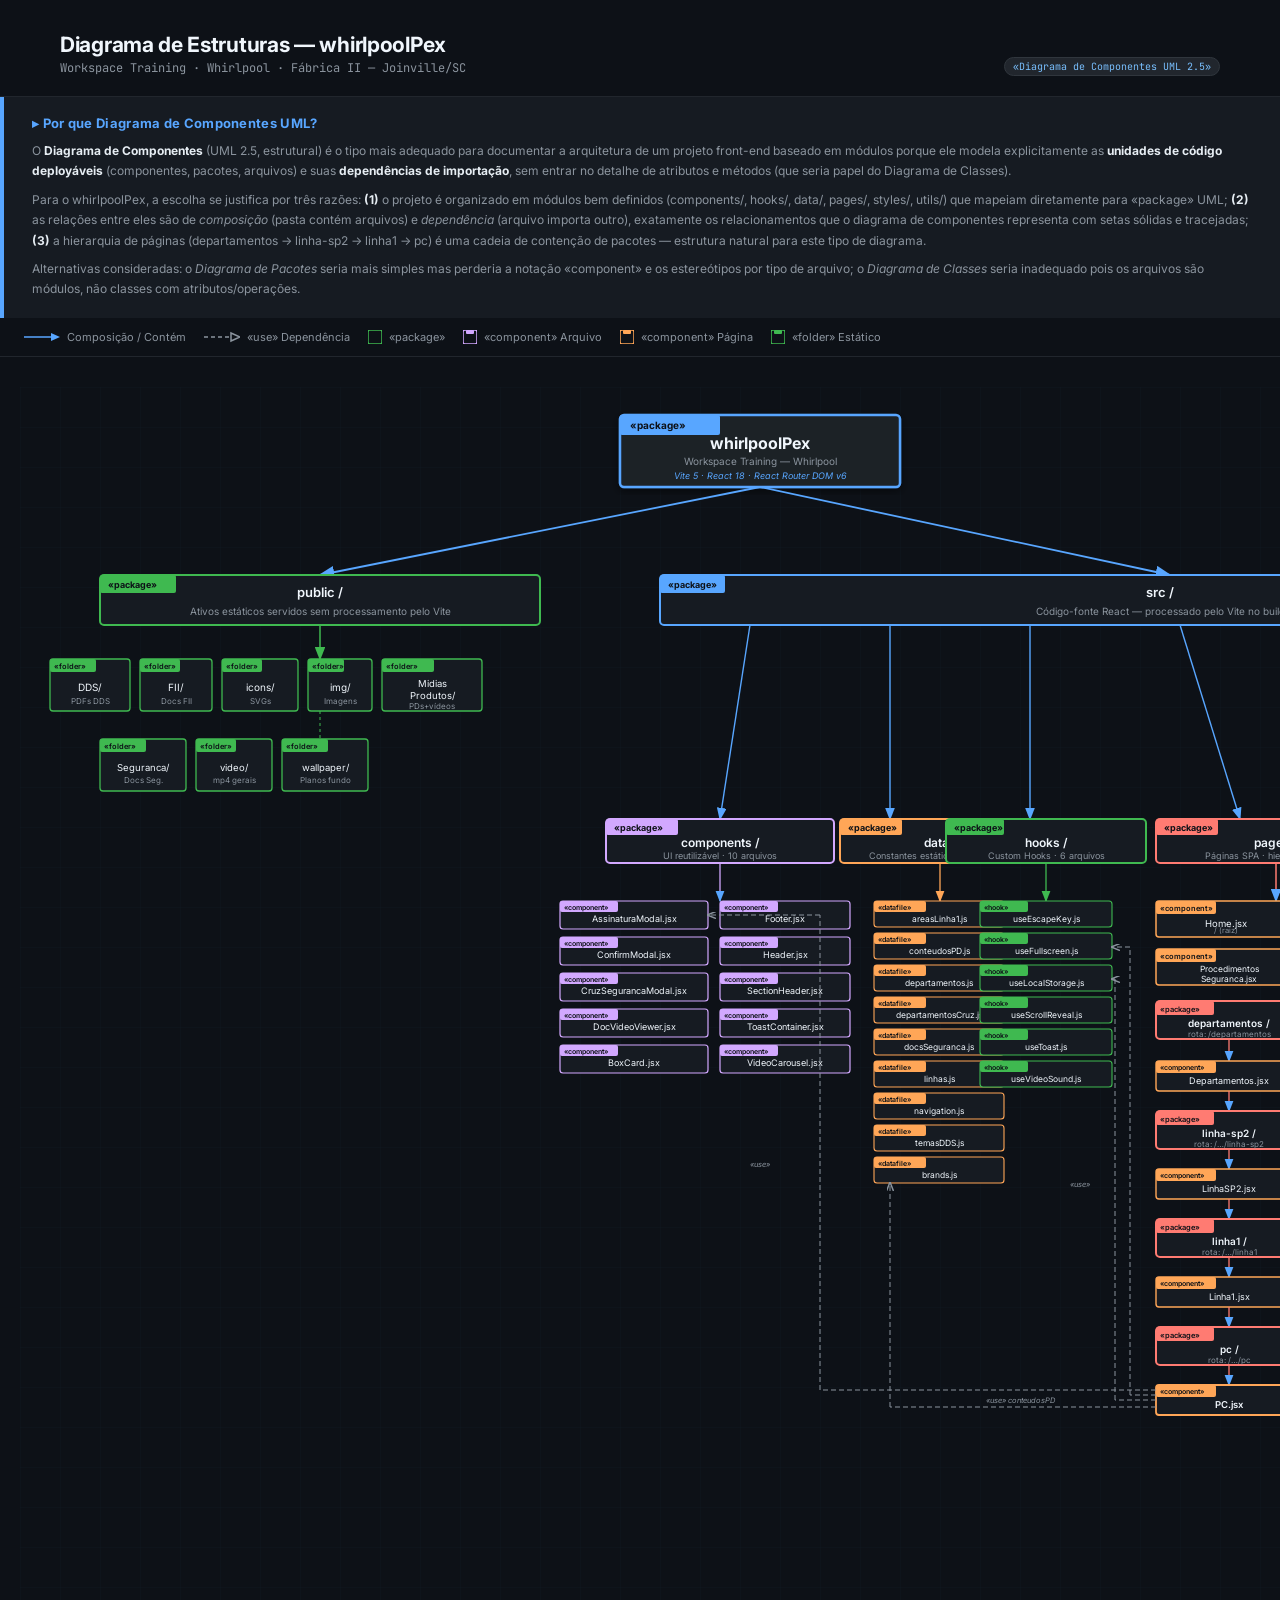
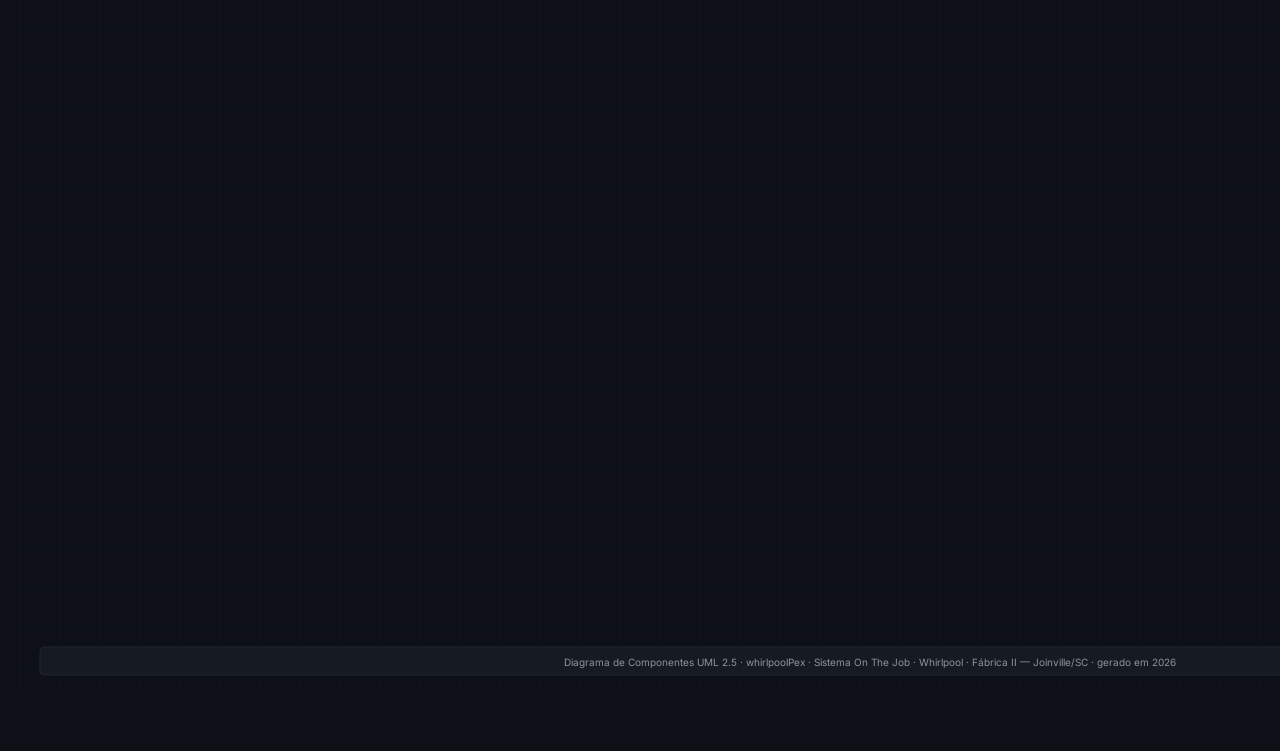
<file: diagramaDeComponentes.html>
<!DOCTYPE html>
<html lang="pt-BR">
<head>
    <meta charset="UTF-8">
    <meta name="viewport" content="width=device-width, initial-scale=1.0">
    <title>Diagrama de Estruturas — whirlpoolPex</title>
    <style>
        @import url('https://fonts.googleapis.com/css2?family=JetBrains+Mono:wght@400;600&family=Inter:wght@300;400;600;700&display=swap');
        *{box-sizing:border-box;margin:0;padding:0}
        body{background:#0d1117;font-family:'Inter',sans-serif;color:#e6edf3;min-height:100vh}
        .page-header{padding:32px 60px 20px;border-bottom:1px solid #21262d;display:flex;align-items:flex-end;justify-content:space-between}
        .page-header h1{font-size:21px;font-weight:700;color:#f0f6fc;letter-spacing:-.3px}
        .page-header p{font-size:12px;color:#8b949e;margin-top:3px;font-family:'JetBrains Mono',monospace}
        .badge{font-size:10px;background:#21262d;border:1px solid #30363d;padding:2px 8px;border-radius:20px;font-family:'JetBrains Mono',monospace;color:#79c0ff}
        .rationale{background:#161b22;border-left:4px solid #58a6ff;padding:18px 28px;margin:0}
        .rationale h3{font-size:13px;font-weight:700;color:#58a6ff;margin-bottom:10px;letter-spacing:.3px}
        .rationale p{font-size:12px;color:#8b949e;line-height:1.7;margin-bottom:8px}
        .rationale p:last-child{margin-bottom:0}
        .rationale strong{color:#e6edf3}
        .legend{display:flex;flex-wrap:wrap;gap:18px;padding:12px 24px;background:#0d1117;border-bottom:1px solid #21262d}
        .li{display:flex;align-items:center;gap:7px;font-size:11px;color:#8b949e}
        .diagram-container{overflow:auto;padding:30px 20px 60px;cursor:grab}
        .diagram-container:active{cursor:grabbing}
        svg text{user-select:none;-webkit-user-select:none}
    </style>
</head>
<body>
<div class="page-header">
    <div>
        <h1>Diagrama de Estruturas — whirlpoolPex</h1>
        <p>Workspace Training · Whirlpool · Fábrica II — Joinville/SC</p>
    </div>
    <span class="badge">«Diagrama de Componentes UML 2.5»</span>
</div>

<div class="rationale">
    <h3>▸ Por que Diagrama de Componentes UML?</h3>
    <p>O <strong>Diagrama de Componentes</strong> (UML 2.5, estrutural) é o tipo mais adequado para documentar a arquitetura de um projeto front-end baseado em módulos porque ele modela explicitamente as <strong>unidades de código deployáveis</strong> (componentes, pacotes, arquivos) e suas <strong>dependências de importação</strong>, sem entrar no detalhe de atributos e métodos (que seria papel do Diagrama de Classes).</p>
    <p>Para o whirlpoolPex, a escolha se justifica por três razões: <strong>(1)</strong> o projeto é organizado em módulos bem definidos (components/, hooks/, data/, pages/, styles/, utils/) que mapeiam diretamente para «package» UML; <strong>(2)</strong> as relações entre eles são de <em>composição</em> (pasta contém arquivos) e <em>dependência</em> (arquivo importa outro), exatamente os relacionamentos que o diagrama de componentes representa com setas sólidas e tracejadas; <strong>(3)</strong> a hierarquia de páginas (departamentos → linha-sp2 → linha1 → pc) é uma cadeia de contenção de pacotes — estrutura natural para este tipo de diagrama.</p>
    <p>Alternativas consideradas: o <em>Diagrama de Pacotes</em> seria mais simples mas perderia a notação «component» e os estereótipos por tipo de arquivo; o <em>Diagrama de Classes</em> seria inadequado pois os arquivos são módulos, não classes com atributos/operações.</p>
</div>

<div class="legend">
    <div class="li"><svg width="36" height="14"><line x1="0" y1="7" x2="27" y2="7" stroke="#58a6ff" stroke-width="1.5"/><polygon points="27,3 36,7 27,11" fill="#58a6ff"/></svg>Composição / Contém</div>
    <div class="li"><svg width="36" height="14"><line x1="0" y1="7" x2="27" y2="7" stroke="#8b949e" stroke-width="1.3" stroke-dasharray="4,3"/><polygon points="27,3 36,7 27,11" fill="none" stroke="#8b949e" stroke-width="1.5"/></svg>«use» Dependência</div>
    <div class="li"><svg width="14" height="14"><rect x="0" y="0" width="14" height="14" rx="2" fill="none" stroke="#3fb950" stroke-width="1.5"/></svg>«package»</div>
    <div class="li"><svg width="14" height="14"><rect x="0" y="0" width="14" height="14" rx="2" fill="none" stroke="#d2a8ff" stroke-width="1.5"/><rect x="3" y="0" width="8" height="4" rx="1" fill="#d2a8ff"/></svg>«component» Arquivo</div>
    <div class="li"><svg width="14" height="14"><rect x="0" y="0" width="14" height="14" rx="2" fill="none" stroke="#ffa657" stroke-width="1.5"/><rect x="3" y="0" width="8" height="4" rx="1" fill="#ffa657"/></svg>«component» Página</div>
    <div class="li"><svg width="14" height="14"><rect x="0" y="0" width="14" height="14" rx="2" fill="none" stroke="#3fb950" stroke-width="1.5"/><rect x="3" y="0" width="8" height="4" rx="1" fill="#3fb950"/></svg>«folder» Estático</div>
</div>

<div class="diagram-container">
    <svg id="uml" width="1700" height="1900" viewBox="0 0 1700 1900"
         xmlns="http://www.w3.org/2000/svg" font-family="'Inter',sans-serif">
        <defs>
            <marker id="as" markerWidth="9" markerHeight="7" refX="8" refY="3.5" orient="auto"><polygon points="0 0,9 3.5,0 7" fill="#58a6ff"/></marker>
            <marker id="ao" markerWidth="9" markerHeight="7" refX="8" refY="3.5" orient="auto"><polyline points="0 0,9 3.5,0 7" fill="none" stroke="#8b949e" stroke-width="1.5"/></marker>
            <marker id="ag" markerWidth="9" markerHeight="7" refX="8" refY="3.5" orient="auto"><polygon points="0 0,9 3.5,0 7" fill="#3fb950"/></marker>
            <marker id="ao2" markerWidth="9" markerHeight="7" refX="8" refY="3.5" orient="auto"><polygon points="0 0,9 3.5,0 7" fill="#ffa657"/></marker>
            <marker id="ae3" markerWidth="9" markerHeight="7" refX="8" refY="3.5" orient="auto"><polygon points="0 0,9 3.5,0 7" fill="#e3b341"/></marker>
            <filter id="sh"><feDropShadow dx="0" dy="3" stdDeviation="4" flood-color="#000" flood-opacity="0.5"/></filter>
            <pattern id="grid" width="40" height="40" patternUnits="userSpaceOnUse">
                <path d="M40 0L0 0 0 40" fill="none" stroke="#58a6ff" stroke-width="0.3" opacity="0.1"/>
            </pattern>
        </defs>
        <rect width="1700" height="1900" fill="#0d1117"/>
        <rect width="1700" height="1900" fill="url(#grid)"/>

        <!-- ══ ROOT ══ -->
        <rect x="600" y="28" width="280" height="72" rx="4" fill="#1c2128" stroke="#58a6ff" stroke-width="2.5" filter="url(#sh)"/>
        <rect x="600" y="28" width="100" height="20" rx="2" fill="#58a6ff"/>
        <text x="610" y="42" font-size="10" fill="#0d1117" font-weight="700">«package»</text>
        <text x="740" y="62" font-size="16" fill="#f0f6fc" font-weight="700" text-anchor="middle">whirlpoolPex</text>
        <text x="740" y="78" font-size="10" fill="#8b949e" text-anchor="middle">Workspace Training — Whirlpool</text>
        <text x="740" y="92" font-size="9" fill="#58a6ff" text-anchor="middle" font-style="italic">Vite 5 · React 18 · React Router DOM v6</text>

        <!-- root → public, root → src -->
        <line x1="740" y1="100" x2="300" y2="188" stroke="#58a6ff" stroke-width="1.8" marker-end="url(#as)"/>
        <line x1="740" y1="100" x2="1150" y2="188" stroke="#58a6ff" stroke-width="1.8" marker-end="url(#as)"/>

        <!-- ══ PUBLIC ══ -->
        <rect x="80" y="188" width="440" height="50" rx="4" fill="#161b22" stroke="#3fb950" stroke-width="2"/>
        <rect x="80" y="188" width="76" height="18" rx="2" fill="#3fb950"/>
        <text x="88" y="201" font-size="9" fill="#0d1117" font-weight="700">«package»</text>
        <text x="300" y="210" font-size="13" fill="#f0f6fc" font-weight="600" text-anchor="middle">public /</text>
        <text x="300" y="228" font-size="10" fill="#8b949e" text-anchor="middle">Ativos estáticos servidos sem processamento pelo Vite</text>

        <!-- public → folders -->
        <line x1="300" y1="238" x2="300" y2="272" stroke="#3fb950" stroke-width="1.5" marker-end="url(#ag)"/>

        <!-- public folders row 1 -->
        <!-- DDS -->
        <rect x="30" y="272" width="80" height="52" rx="3" fill="#161b22" stroke="#3fb950" stroke-width="1.3"/>
        <rect x="30" y="272" width="46" height="13" rx="2" fill="#3fb950"/>
        <text x="34" y="282" font-size="7.5" fill="#0d1117" font-weight="600">«folder»</text>
        <text x="70" y="304" font-size="10" fill="#f0f6fc" text-anchor="middle">DDS/</text>
        <text x="70" y="317" font-size="8" fill="#8b949e" text-anchor="middle">PDFs DDS</text>

        <!-- FII -->
        <rect x="120" y="272" width="72" height="52" rx="3" fill="#161b22" stroke="#3fb950" stroke-width="1.3"/>
        <rect x="120" y="272" width="40" height="13" rx="2" fill="#3fb950"/>
        <text x="124" y="282" font-size="7.5" fill="#0d1117" font-weight="600">«folder»</text>
        <text x="156" y="304" font-size="10" fill="#f0f6fc" text-anchor="middle">FII/</text>
        <text x="156" y="317" font-size="8" fill="#8b949e" text-anchor="middle">Docs FII</text>

        <!-- icons -->
        <rect x="202" y="272" width="76" height="52" rx="3" fill="#161b22" stroke="#3fb950" stroke-width="1.3"/>
        <rect x="202" y="272" width="40" height="13" rx="2" fill="#3fb950"/>
        <text x="206" y="282" font-size="7.5" fill="#0d1117" font-weight="600">«folder»</text>
        <text x="240" y="304" font-size="10" fill="#f0f6fc" text-anchor="middle">icons/</text>
        <text x="240" y="317" font-size="8" fill="#8b949e" text-anchor="middle">SVGs</text>

        <!-- img -->
        <rect x="288" y="272" width="64" height="52" rx="3" fill="#161b22" stroke="#3fb950" stroke-width="1.3"/>
        <rect x="288" y="272" width="36" height="13" rx="2" fill="#3fb950"/>
        <text x="292" y="282" font-size="7.5" fill="#0d1117" font-weight="600">«folder»</text>
        <text x="320" y="304" font-size="10" fill="#f0f6fc" text-anchor="middle">img/</text>
        <text x="320" y="317" font-size="8" fill="#8b949e" text-anchor="middle">Imagens</text>

        <!-- MidiasProdutos -->
        <rect x="362" y="272" width="100" height="52" rx="3" fill="#161b22" stroke="#3fb950" stroke-width="1.3"/>
        <rect x="362" y="272" width="52" height="13" rx="2" fill="#3fb950"/>
        <text x="366" y="282" font-size="7.5" fill="#0d1117" font-weight="600">«folder»</text>
        <text x="412" y="300" font-size="9.5" fill="#f0f6fc" text-anchor="middle">Midias</text>
        <text x="412" y="312" font-size="9.5" fill="#f0f6fc" text-anchor="middle">Produtos/</text>
        <text x="412" y="322" font-size="8" fill="#8b949e" text-anchor="middle">PDs+vídeos</text>

        <!-- public folders row 2 -->
        <line x1="300" y1="324" x2="300" y2="352" stroke="#3fb950" stroke-width="1" stroke-dasharray="3,3"/>

        <rect x="80" y="352" width="86" height="52" rx="3" fill="#161b22" stroke="#3fb950" stroke-width="1.3"/>
        <rect x="80" y="352" width="46" height="13" rx="2" fill="#3fb950"/>
        <text x="84" y="362" font-size="7.5" fill="#0d1117" font-weight="600">«folder»</text>
        <text x="123" y="384" font-size="9.5" fill="#f0f6fc" text-anchor="middle">Seguranca/</text>
        <text x="123" y="396" font-size="8" fill="#8b949e" text-anchor="middle">Docs Seg.</text>

        <rect x="176" y="352" width="76" height="52" rx="3" fill="#161b22" stroke="#3fb950" stroke-width="1.3"/>
        <rect x="176" y="352" width="40" height="13" rx="2" fill="#3fb950"/>
        <text x="180" y="362" font-size="7.5" fill="#0d1117" font-weight="600">«folder»</text>
        <text x="214" y="384" font-size="9.5" fill="#f0f6fc" text-anchor="middle">video/</text>
        <text x="214" y="396" font-size="8" fill="#8b949e" text-anchor="middle">mp4 gerais</text>

        <rect x="262" y="352" width="86" height="52" rx="3" fill="#161b22" stroke="#3fb950" stroke-width="1.3"/>
        <rect x="262" y="352" width="46" height="13" rx="2" fill="#3fb950"/>
        <text x="266" y="362" font-size="7.5" fill="#0d1117" font-weight="600">«folder»</text>
        <text x="305" y="384" font-size="9.5" fill="#f0f6fc" text-anchor="middle">wallpaper/</text>
        <text x="305" y="396" font-size="8" fill="#8b949e" text-anchor="middle">Planos fundo</text>

        <!-- ══ SRC ══ -->
        <rect x="640" y="188" width="1000" height="50" rx="4" fill="#161b22" stroke="#58a6ff" stroke-width="2"/>
        <rect x="640" y="188" width="65" height="18" rx="2" fill="#58a6ff"/>
        <text x="648" y="201" font-size="9" fill="#0d1117" font-weight="700">«package»</text>
        <text x="1140" y="210" font-size="13" fill="#f0f6fc" font-weight="600" text-anchor="middle">src /</text>
        <text x="1140" y="228" font-size="10" fill="#8b949e" text-anchor="middle">Código-fonte React — processado pelo Vite no build</text>

        <!-- src → subpackages (6 arrows) -->
        <line x1="730"  y1="238" x2="700"  y2="432" stroke="#58a6ff" stroke-width="1.4" marker-end="url(#as)"/>
        <line x1="870"  y1="238" x2="870"  y2="432" stroke="#58a6ff" stroke-width="1.4" marker-end="url(#as)"/>
        <line x1="1010" y1="238" x2="1010" y2="432" stroke="#58a6ff" stroke-width="1.4" marker-end="url(#as)"/>
        <line x1="1160" y1="238" x2="1220" y2="432" stroke="#58a6ff" stroke-width="1.4" marker-end="url(#as)"/>
        <line x1="1380" y1="238" x2="1440" y2="432" stroke="#58a6ff" stroke-width="1.4" marker-end="url(#as)"/>
        <!-- src → App.jsx -->
        <line x1="1600" y1="238" x2="1620" y2="272" stroke="#58a6ff" stroke-width="1.4" marker-end="url(#as)"/>

        <!-- App.jsx -->
        <rect x="1564" y="272" width="116" height="44" rx="3" fill="#161b22" stroke="#ffa657" stroke-width="1.5"/>
        <rect x="1564" y="272" width="60" height="14" rx="2" fill="#ffa657"/>
        <text x="1568" y="283" font-size="7.5" fill="#0d1117" font-weight="600">«component»</text>
        <text x="1622" y="300" font-size="9.5" fill="#f0f6fc" text-anchor="middle">App.jsx</text>
        <text x="1622" y="312" font-size="8" fill="#8b949e" text-anchor="middle">Router raiz</text>

        <!-- main.jsx (below App) -->
        <line x1="1622" y1="316" x2="1622" y2="340" stroke="#ffa657" stroke-width="1.3" marker-end="url(#ao2)"/>
        <rect x="1564" y="340" width="116" height="44" rx="3" fill="#161b22" stroke="#ffa657" stroke-width="1.5"/>
        <rect x="1564" y="340" width="60" height="14" rx="2" fill="#ffa657"/>
        <text x="1568" y="351" font-size="7.5" fill="#0d1117" font-weight="600">«component»</text>
        <text x="1622" y="368" font-size="9.5" fill="#f0f6fc" text-anchor="middle">main.jsx</text>
        <text x="1622" y="380" font-size="8" fill="#8b949e" text-anchor="middle">Entry point</text>

        <!-- ══ SUBPACKAGES ROW ══ -->

        <!-- COMPONENTS -->
        <rect x="586" y="432" width="228" height="44" rx="4" fill="#161b22" stroke="#d2a8ff" stroke-width="2"/>
        <rect x="586" y="432" width="72" height="16" rx="2" fill="#d2a8ff"/>
        <text x="594" y="444" font-size="9" fill="#0d1117" font-weight="700">«package»</text>
        <text x="700" y="460" font-size="12" fill="#f0f6fc" font-weight="600" text-anchor="middle">components /</text>
        <text x="700" y="472" font-size="9" fill="#8b949e" text-anchor="middle">UI reutilizável · 10 arquivos</text>

        <!-- DATA -->
        <rect x="820" y="432" width="200" height="44" rx="4" fill="#161b22" stroke="#ffa657" stroke-width="2"/>
        <rect x="820" y="432" width="62" height="16" rx="2" fill="#ffa657"/>
        <text x="828" y="444" font-size="9" fill="#0d1117" font-weight="700">«package»</text>
        <text x="920" y="460" font-size="12" fill="#f0f6fc" font-weight="600" text-anchor="middle">data /</text>
        <text x="920" y="472" font-size="9" fill="#8b949e" text-anchor="middle">Constantes estáticas · 9 arquivos</text>

        <!-- HOOKS -->
        <rect x="926" y="432" width="200" height="44" rx="4" fill="#161b22" stroke="#3fb950" stroke-width="2"/>
        <rect x="926" y="432" width="58" height="16" rx="2" fill="#3fb950"/>
        <text x="934" y="444" font-size="9" fill="#0d1117" font-weight="700">«package»</text>
        <text x="1026" y="460" font-size="12" fill="#f0f6fc" font-weight="600" text-anchor="middle">hooks /</text>
        <text x="1026" y="472" font-size="9" fill="#8b949e" text-anchor="middle">Custom Hooks · 6 arquivos</text>

        <!-- PAGES -->
        <rect x="1136" y="432" width="240" height="44" rx="4" fill="#161b22" stroke="#ff7b72" stroke-width="2"/>
        <rect x="1136" y="432" width="62" height="16" rx="2" fill="#ff7b72"/>
        <text x="1144" y="444" font-size="9" fill="#0d1117" font-weight="700">«package»</text>
        <text x="1256" y="460" font-size="12" fill="#f0f6fc" font-weight="600" text-anchor="middle">pages /</text>
        <text x="1256" y="472" font-size="9" fill="#8b949e" text-anchor="middle">Páginas SPA · hierarquia de rotas</text>

        <!-- STYLES -->
        <rect x="1386" y="432" width="170" height="44" rx="4" fill="#161b22" stroke="#79c0ff" stroke-width="2"/>
        <rect x="1386" y="432" width="58" height="16" rx="2" fill="#79c0ff"/>
        <text x="1394" y="444" font-size="9" fill="#0d1117" font-weight="700">«package»</text>
        <text x="1471" y="460" font-size="12" fill="#f0f6fc" font-weight="600" text-anchor="middle">styles /</text>
        <text x="1471" y="472" font-size="9" fill="#8b949e" text-anchor="middle">CSS por módulo · 9 arquivos</text>

        <!-- utils (standalone) -->
        <rect x="1570" y="432" width="100" height="44" rx="3" fill="#161b22" stroke="#e3b341" stroke-width="1.8"/>
        <rect x="1570" y="432" width="56" height="16" rx="2" fill="#e3b341"/>
        <text x="1574" y="444" font-size="9" fill="#0d1117" font-weight="700">«package»</text>
        <text x="1620" y="460" font-size="10" fill="#f0f6fc" font-weight="600" text-anchor="middle">utils /</text>
        <text x="1620" y="472" font-size="9" fill="#8b949e" text-anchor="middle">Utilitários</text>

        <!-- ══ COMPONENTS children ══ -->
        <line x1="700" y1="476" x2="700" y2="514" stroke="#d2a8ff" stroke-width="1.3" marker-end="url(#as)"/>

        <!-- col A (left) -->
        <rect x="540" y="514" width="148" height="28" rx="3" fill="#161b22" stroke="#d2a8ff" stroke-width="1.2"/>
        <rect x="540" y="514" width="58" height="11" rx="2" fill="#d2a8ff"/>
        <text x="544" y="523" font-size="7" fill="#0d1117" font-weight="600">«component»</text>
        <text x="614" y="535" font-size="9" fill="#f0f6fc" text-anchor="middle">AssinaturaModal.jsx</text>

        <rect x="540" y="550" width="148" height="28" rx="3" fill="#161b22" stroke="#d2a8ff" stroke-width="1.2"/>
        <rect x="540" y="550" width="58" height="11" rx="2" fill="#d2a8ff"/>
        <text x="544" y="559" font-size="7" fill="#0d1117" font-weight="600">«component»</text>
        <text x="614" y="571" font-size="9" fill="#f0f6fc" text-anchor="middle">ConfirmModal.jsx</text>

        <rect x="540" y="586" width="148" height="28" rx="3" fill="#161b22" stroke="#d2a8ff" stroke-width="1.2"/>
        <rect x="540" y="586" width="58" height="11" rx="2" fill="#d2a8ff"/>
        <text x="544" y="595" font-size="7" fill="#0d1117" font-weight="600">«component»</text>
        <text x="614" y="607" font-size="9" fill="#f0f6fc" text-anchor="middle">CruzSegurancaModal.jsx</text>

        <rect x="540" y="622" width="148" height="28" rx="3" fill="#161b22" stroke="#d2a8ff" stroke-width="1.2"/>
        <rect x="540" y="622" width="58" height="11" rx="2" fill="#d2a8ff"/>
        <text x="544" y="631" font-size="7" fill="#0d1117" font-weight="600">«component»</text>
        <text x="614" y="643" font-size="9" fill="#f0f6fc" text-anchor="middle">DocVideoViewer.jsx</text>

        <rect x="540" y="658" width="148" height="28" rx="3" fill="#161b22" stroke="#d2a8ff" stroke-width="1.2"/>
        <rect x="540" y="658" width="58" height="11" rx="2" fill="#d2a8ff"/>
        <text x="544" y="667" font-size="7" fill="#0d1117" font-weight="600">«component»</text>
        <text x="614" y="679" font-size="9" fill="#f0f6fc" text-anchor="middle">BoxCard.jsx</text>

        <!-- col B (right) -->
        <rect x="700" y="514" width="130" height="28" rx="3" fill="#161b22" stroke="#d2a8ff" stroke-width="1.2"/>
        <rect x="700" y="514" width="58" height="11" rx="2" fill="#d2a8ff"/>
        <text x="704" y="523" font-size="7" fill="#0d1117" font-weight="600">«component»</text>
        <text x="765" y="535" font-size="9" fill="#f0f6fc" text-anchor="middle">Footer.jsx</text>

        <rect x="700" y="550" width="130" height="28" rx="3" fill="#161b22" stroke="#d2a8ff" stroke-width="1.2"/>
        <rect x="700" y="550" width="58" height="11" rx="2" fill="#d2a8ff"/>
        <text x="704" y="559" font-size="7" fill="#0d1117" font-weight="600">«component»</text>
        <text x="765" y="571" font-size="9" fill="#f0f6fc" text-anchor="middle">Header.jsx</text>

        <rect x="700" y="586" width="130" height="28" rx="3" fill="#161b22" stroke="#d2a8ff" stroke-width="1.2"/>
        <rect x="700" y="586" width="58" height="11" rx="2" fill="#d2a8ff"/>
        <text x="704" y="595" font-size="7" fill="#0d1117" font-weight="600">«component»</text>
        <text x="765" y="607" font-size="9" fill="#f0f6fc" text-anchor="middle">SectionHeader.jsx</text>

        <rect x="700" y="622" width="130" height="28" rx="3" fill="#161b22" stroke="#d2a8ff" stroke-width="1.2"/>
        <rect x="700" y="622" width="58" height="11" rx="2" fill="#d2a8ff"/>
        <text x="704" y="631" font-size="7" fill="#0d1117" font-weight="600">«component»</text>
        <text x="765" y="643" font-size="9" fill="#f0f6fc" text-anchor="middle">ToastContainer.jsx</text>

        <rect x="700" y="658" width="130" height="28" rx="3" fill="#161b22" stroke="#d2a8ff" stroke-width="1.2"/>
        <rect x="700" y="658" width="58" height="11" rx="2" fill="#d2a8ff"/>
        <text x="704" y="667" font-size="7" fill="#0d1117" font-weight="600">«component»</text>
        <text x="765" y="679" font-size="9" fill="#f0f6fc" text-anchor="middle">VideoCarousel.jsx</text>

        <!-- ══ DATA children ══ -->
        <line x1="920" y1="476" x2="920" y2="514" stroke="#ffa657" stroke-width="1.3" marker-end="url(#ao2)"/>

        <!-- data files -->
        <rect x="854" y="514" width="130" height="26" rx="3" fill="#161b22" stroke="#ffa657" stroke-width="1.1"/>
        <rect x="854" y="514" width="52" height="11" rx="2" fill="#ffa657"/>
        <text x="858" y="523" font-size="7" fill="#0d1117" font-weight="600">«datafile»</text>
        <text x="919" y="535" font-size="8.5" fill="#f0f6fc" text-anchor="middle">areasLinha1.js</text>

        <rect x="854" y="546" width="130" height="26" rx="3" fill="#161b22" stroke="#ffa657" stroke-width="1.1"/>
        <rect x="854" y="546" width="52" height="11" rx="2" fill="#ffa657"/>
        <text x="858" y="555" font-size="7" fill="#0d1117" font-weight="600">«datafile»</text>
        <text x="919" y="567" font-size="8.5" fill="#f0f6fc" text-anchor="middle">conteudosPD.js</text>

        <rect x="854" y="578" width="130" height="26" rx="3" fill="#161b22" stroke="#ffa657" stroke-width="1.1"/>
        <rect x="854" y="578" width="52" height="11" rx="2" fill="#ffa657"/>
        <text x="858" y="587" font-size="7" fill="#0d1117" font-weight="600">«datafile»</text>
        <text x="919" y="599" font-size="8.5" fill="#f0f6fc" text-anchor="middle">departamentos.js</text>

        <rect x="854" y="610" width="130" height="26" rx="3" fill="#161b22" stroke="#ffa657" stroke-width="1.1"/>
        <rect x="854" y="610" width="52" height="11" rx="2" fill="#ffa657"/>
        <text x="858" y="619" font-size="7" fill="#0d1117" font-weight="600">«datafile»</text>
        <text x="919" y="631" font-size="8.5" fill="#f0f6fc" text-anchor="middle">departamentosCruz.js</text>

        <rect x="854" y="642" width="130" height="26" rx="3" fill="#161b22" stroke="#ffa657" stroke-width="1.1"/>
        <rect x="854" y="642" width="52" height="11" rx="2" fill="#ffa657"/>
        <text x="858" y="651" font-size="7" fill="#0d1117" font-weight="600">«datafile»</text>
        <text x="919" y="663" font-size="8.5" fill="#f0f6fc" text-anchor="middle">docsSeguranca.js</text>

        <rect x="854" y="674" width="130" height="26" rx="3" fill="#161b22" stroke="#ffa657" stroke-width="1.1"/>
        <rect x="854" y="674" width="52" height="11" rx="2" fill="#ffa657"/>
        <text x="858" y="683" font-size="7" fill="#0d1117" font-weight="600">«datafile»</text>
        <text x="919" y="695" font-size="8.5" fill="#f0f6fc" text-anchor="middle">linhas.js</text>

        <rect x="854" y="706" width="130" height="26" rx="3" fill="#161b22" stroke="#ffa657" stroke-width="1.1"/>
        <rect x="854" y="706" width="52" height="11" rx="2" fill="#ffa657"/>
        <text x="858" y="715" font-size="7" fill="#0d1117" font-weight="600">«datafile»</text>
        <text x="919" y="727" font-size="8.5" fill="#f0f6fc" text-anchor="middle">navigation.js</text>

        <rect x="854" y="738" width="130" height="26" rx="3" fill="#161b22" stroke="#ffa657" stroke-width="1.1"/>
        <rect x="854" y="738" width="52" height="11" rx="2" fill="#ffa657"/>
        <text x="858" y="747" font-size="7" fill="#0d1117" font-weight="600">«datafile»</text>
        <text x="919" y="759" font-size="8.5" fill="#f0f6fc" text-anchor="middle">temasDDS.js</text>

        <rect x="854" y="770" width="130" height="26" rx="3" fill="#161b22" stroke="#ffa657" stroke-width="1.1"/>
        <rect x="854" y="770" width="52" height="11" rx="2" fill="#ffa657"/>
        <text x="858" y="779" font-size="7" fill="#0d1117" font-weight="600">«datafile»</text>
        <text x="919" y="791" font-size="8.5" fill="#f0f6fc" text-anchor="middle">brands.js</text>

        <!-- ══ HOOKS children ══ -->
        <line x1="1026" y1="476" x2="1026" y2="514" stroke="#3fb950" stroke-width="1.3" marker-end="url(#ag)"/>

        <rect x="960" y="514" width="132" height="26" rx="3" fill="#161b22" stroke="#3fb950" stroke-width="1.1"/>
        <rect x="960" y="514" width="48" height="11" rx="2" fill="#3fb950"/>
        <text x="964" y="523" font-size="7" fill="#0d1117" font-weight="600">«hook»</text>
        <text x="1026" y="535" font-size="8.5" fill="#f0f6fc" text-anchor="middle">useEscapeKey.js</text>

        <rect x="960" y="546" width="132" height="26" rx="3" fill="#161b22" stroke="#3fb950" stroke-width="1.1"/>
        <rect x="960" y="546" width="48" height="11" rx="2" fill="#3fb950"/>
        <text x="964" y="555" font-size="7" fill="#0d1117" font-weight="600">«hook»</text>
        <text x="1026" y="567" font-size="8.5" fill="#f0f6fc" text-anchor="middle">useFullscreen.js</text>

        <rect x="960" y="578" width="132" height="26" rx="3" fill="#161b22" stroke="#3fb950" stroke-width="1.1"/>
        <rect x="960" y="578" width="48" height="11" rx="2" fill="#3fb950"/>
        <text x="964" y="587" font-size="7" fill="#0d1117" font-weight="600">«hook»</text>
        <text x="1026" y="599" font-size="8.5" fill="#f0f6fc" text-anchor="middle">useLocalStorage.js</text>

        <rect x="960" y="610" width="132" height="26" rx="3" fill="#161b22" stroke="#3fb950" stroke-width="1.1"/>
        <rect x="960" y="610" width="48" height="11" rx="2" fill="#3fb950"/>
        <text x="964" y="619" font-size="7" fill="#0d1117" font-weight="600">«hook»</text>
        <text x="1026" y="631" font-size="8.5" fill="#f0f6fc" text-anchor="middle">useScrollReveal.js</text>

        <rect x="960" y="642" width="132" height="26" rx="3" fill="#161b22" stroke="#3fb950" stroke-width="1.1"/>
        <rect x="960" y="642" width="48" height="11" rx="2" fill="#3fb950"/>
        <text x="964" y="651" font-size="7" fill="#0d1117" font-weight="600">«hook»</text>
        <text x="1026" y="663" font-size="8.5" fill="#f0f6fc" text-anchor="middle">useToast.js</text>

        <rect x="960" y="674" width="132" height="26" rx="3" fill="#161b22" stroke="#3fb950" stroke-width="1.1"/>
        <rect x="960" y="674" width="48" height="11" rx="2" fill="#3fb950"/>
        <text x="964" y="683" font-size="7" fill="#0d1117" font-weight="600">«hook»</text>
        <text x="1026" y="695" font-size="8.5" fill="#f0f6fc" text-anchor="middle">useVideoSound.js</text>

        <!-- ══ PAGES hierarchy ══ -->
        <line x1="1256" y1="476" x2="1256" y2="514" stroke="#ff7b72" stroke-width="1.5" marker-end="url(#as)"/>

        <!-- Home.jsx -->
        <rect x="1136" y="514" width="140" height="36" rx="3" fill="#161b22" stroke="#ffa657" stroke-width="1.5"/>
        <rect x="1136" y="514" width="60" height="13" rx="2" fill="#ffa657"/>
        <text x="1140" y="524" font-size="7.5" fill="#0d1117" font-weight="600">«component»</text>
        <text x="1206" y="540" font-size="9.5" fill="#f0f6fc" text-anchor="middle">Home.jsx</text>
        <text x="1206" y="546" font-size="7.5" fill="#8b949e" text-anchor="middle">/ (raiz)</text>

        <!-- DialogoDiarioSeguranca.jsx -->
        <rect x="1290" y="514" width="146" height="36" rx="3" fill="#161b22" stroke="#ffa657" stroke-width="1.5"/>
        <rect x="1290" y="514" width="60" height="13" rx="2" fill="#ffa657"/>
        <text x="1294" y="524" font-size="7.5" fill="#0d1117" font-weight="600">«component»</text>
        <text x="1363" y="537" font-size="8.5" fill="#f0f6fc" text-anchor="middle">DialogoDiario</text>
        <text x="1363" y="548" font-size="8.5" fill="#f0f6fc" text-anchor="middle">Seguranca.jsx</text>

        <!-- ProcedimentosSeguranca.jsx -->
        <rect x="1136" y="562" width="146" height="36" rx="3" fill="#161b22" stroke="#ffa657" stroke-width="1.5"/>
        <rect x="1136" y="562" width="60" height="13" rx="2" fill="#ffa657"/>
        <text x="1140" y="572" font-size="7.5" fill="#0d1117" font-weight="600">«component»</text>
        <text x="1209" y="585" font-size="8.5" fill="#f0f6fc" text-anchor="middle">Procedimentos</text>
        <text x="1209" y="595" font-size="8.5" fill="#f0f6fc" text-anchor="middle">Seguranca.jsx</text>

        <!-- departamentos/ pkg -->
        <rect x="1136" y="614" width="146" height="38" rx="4" fill="#161b22" stroke="#ff7b72" stroke-width="2"/>
        <rect x="1136" y="614" width="58" height="14" rx="2" fill="#ff7b72"/>
        <text x="1140" y="625" font-size="7.5" fill="#0d1117" font-weight="600">«package»</text>
        <text x="1209" y="640" font-size="10" fill="#f0f6fc" font-weight="600" text-anchor="middle">departamentos /</text>
        <text x="1209" y="650" font-size="8" fill="#8b949e" text-anchor="middle">rota: /departamentos</text>
        <line x1="1209" y1="652" x2="1209" y2="674" stroke="#ff7b72" stroke-width="1.3" marker-end="url(#as)"/>

        <!-- Departamentos.jsx -->
        <rect x="1136" y="674" width="146" height="30" rx="3" fill="#161b22" stroke="#ffa657" stroke-width="1.4"/>
        <rect x="1136" y="674" width="60" height="12" rx="2" fill="#ffa657"/>
        <text x="1140" y="683" font-size="7" fill="#0d1117" font-weight="600">«component»</text>
        <text x="1209" y="697" font-size="9" fill="#f0f6fc" text-anchor="middle">Departamentos.jsx</text>
        <line x1="1209" y1="704" x2="1209" y2="724" stroke="#ff7b72" stroke-width="1.3" marker-end="url(#as)"/>

        <!-- linha-sp2/ pkg -->
        <rect x="1136" y="724" width="146" height="38" rx="4" fill="#161b22" stroke="#ff7b72" stroke-width="2"/>
        <rect x="1136" y="724" width="58" height="14" rx="2" fill="#ff7b72"/>
        <text x="1140" y="735" font-size="7.5" fill="#0d1117" font-weight="600">«package»</text>
        <text x="1209" y="750" font-size="10" fill="#f0f6fc" font-weight="600" text-anchor="middle">linha-sp2 /</text>
        <text x="1209" y="760" font-size="8" fill="#8b949e" text-anchor="middle">rota: /…/linha-sp2</text>
        <line x1="1209" y1="762" x2="1209" y2="782" stroke="#ff7b72" stroke-width="1.3" marker-end="url(#as)"/>

        <!-- LinhaSP2.jsx -->
        <rect x="1136" y="782" width="146" height="30" rx="3" fill="#161b22" stroke="#ffa657" stroke-width="1.4"/>
        <rect x="1136" y="782" width="60" height="12" rx="2" fill="#ffa657"/>
        <text x="1140" y="791" font-size="7" fill="#0d1117" font-weight="600">«component»</text>
        <text x="1209" y="805" font-size="9" fill="#f0f6fc" text-anchor="middle">LinhaSP2.jsx</text>
        <line x1="1209" y1="812" x2="1209" y2="832" stroke="#ff7b72" stroke-width="1.3" marker-end="url(#as)"/>

        <!-- linha1/ pkg -->
        <rect x="1136" y="832" width="146" height="38" rx="4" fill="#161b22" stroke="#ff7b72" stroke-width="2"/>
        <rect x="1136" y="832" width="58" height="14" rx="2" fill="#ff7b72"/>
        <text x="1140" y="843" font-size="7.5" fill="#0d1117" font-weight="600">«package»</text>
        <text x="1209" y="858" font-size="10" fill="#f0f6fc" font-weight="600" text-anchor="middle">linha1 /</text>
        <text x="1209" y="868" font-size="8" fill="#8b949e" text-anchor="middle">rota: /…/linha1</text>
        <line x1="1209" y1="870" x2="1209" y2="890" stroke="#ff7b72" stroke-width="1.3" marker-end="url(#as)"/>

        <!-- Linha1.jsx -->
        <rect x="1136" y="890" width="146" height="30" rx="3" fill="#161b22" stroke="#ffa657" stroke-width="1.4"/>
        <rect x="1136" y="890" width="60" height="12" rx="2" fill="#ffa657"/>
        <text x="1140" y="899" font-size="7" fill="#0d1117" font-weight="600">«component»</text>
        <text x="1209" y="913" font-size="9" fill="#f0f6fc" text-anchor="middle">Linha1.jsx</text>
        <line x1="1209" y1="920" x2="1209" y2="940" stroke="#ff7b72" stroke-width="1.3" marker-end="url(#as)"/>

        <!-- pc/ pkg -->
        <rect x="1136" y="940" width="146" height="38" rx="4" fill="#161b22" stroke="#ff7b72" stroke-width="2"/>
        <rect x="1136" y="940" width="58" height="14" rx="2" fill="#ff7b72"/>
        <text x="1140" y="951" font-size="7.5" fill="#0d1117" font-weight="600">«package»</text>
        <text x="1209" y="966" font-size="10" fill="#f0f6fc" font-weight="600" text-anchor="middle">pc /</text>
        <text x="1209" y="976" font-size="8" fill="#8b949e" text-anchor="middle">rota: /…/pc</text>
        <line x1="1209" y1="978" x2="1209" y2="998" stroke="#ff7b72" stroke-width="1.3" marker-end="url(#as)"/>

        <!-- PC.jsx -->
        <rect x="1136" y="998" width="146" height="30" rx="3" fill="#161b22" stroke="#ffa657" stroke-width="1.8"/>
        <rect x="1136" y="998" width="60" height="12" rx="2" fill="#ffa657"/>
        <text x="1140" y="1007" font-size="7" fill="#0d1117" font-weight="600">«component»</text>
        <text x="1209" y="1021" font-size="9.5" fill="#f0f6fc" font-weight="600" text-anchor="middle">PC.jsx</text>

        <!-- ══ STYLES children ══ -->
        <line x1="1471" y1="476" x2="1471" y2="514" stroke="#79c0ff" stroke-width="1.3" marker-end="url(#as)"/>

        <rect x="1390" y="514" width="162" height="26" rx="3" fill="#161b22" stroke="#79c0ff" stroke-width="1.1"/>
        <rect x="1390" y="514" width="44" height="11" rx="2" fill="#79c0ff"/>
        <text x="1394" y="523" font-size="7" fill="#0d1117" font-weight="600">«css»</text>
        <text x="1471" y="535" font-size="8.5" fill="#f0f6fc" text-anchor="middle">app.css · base.css</text>

        <rect x="1390" y="546" width="162" height="26" rx="3" fill="#161b22" stroke="#79c0ff" stroke-width="1.1"/>
        <rect x="1394" y="546" width="44" height="11" rx="2" fill="#79c0ff"/>
        <text x="1394" y="555" font-size="7" fill="#0d1117" font-weight="600">«css»</text>
        <text x="1471" y="567" font-size="8.5" fill="#f0f6fc" text-anchor="middle">Departamentos.css</text>

        <rect x="1390" y="578" width="162" height="26" rx="3" fill="#161b22" stroke="#79c0ff" stroke-width="1.1"/>
        <rect x="1394" y="578" width="44" height="11" rx="2" fill="#79c0ff"/>
        <text x="1394" y="587" font-size="7" fill="#0d1117" font-weight="600">«css»</text>
        <text x="1471" y="599" font-size="8.5" fill="#f0f6fc" text-anchor="middle">Styledds.css</text>

        <rect x="1390" y="610" width="162" height="26" rx="3" fill="#161b22" stroke="#79c0ff" stroke-width="1.1"/>
        <rect x="1394" y="610" width="44" height="11" rx="2" fill="#79c0ff"/>
        <text x="1394" y="619" font-size="7" fill="#0d1117" font-weight="600">«css»</text>
        <text x="1471" y="631" font-size="8.5" fill="#f0f6fc" text-anchor="middle">styleIlhas.css</text>

        <rect x="1390" y="642" width="162" height="26" rx="3" fill="#161b22" stroke="#79c0ff" stroke-width="1.1"/>
        <rect x="1394" y="642" width="44" height="11" rx="2" fill="#79c0ff"/>
        <text x="1394" y="651" font-size="7" fill="#0d1117" font-weight="600">«css»</text>
        <text x="1471" y="663" font-size="8.5" fill="#f0f6fc" text-anchor="middle">StyleLinhas.css</text>

        <rect x="1390" y="674" width="162" height="26" rx="3" fill="#161b22" stroke="#79c0ff" stroke-width="1.1"/>
        <rect x="1394" y="674" width="44" height="11" rx="2" fill="#79c0ff"/>
        <text x="1394" y="683" font-size="7" fill="#0d1117" font-weight="600">«css»</text>
        <text x="1471" y="695" font-size="8.5" fill="#f0f6fc" text-anchor="middle">Styleps.css</text>

        <rect x="1390" y="706" width="162" height="26" rx="3" fill="#161b22" stroke="#79c0ff" stroke-width="1.1"/>
        <rect x="1394" y="706" width="44" height="11" rx="2" fill="#79c0ff"/>
        <text x="1394" y="715" font-size="7" fill="#0d1117" font-weight="600">«css»</text>
        <text x="1471" y="727" font-size="8.5" fill="#f0f6fc" text-anchor="middle">StyleSP2.css</text>

        <rect x="1390" y="738" width="162" height="26" rx="3" fill="#161b22" stroke="#79c0ff" stroke-width="1.1"/>
        <rect x="1394" y="738" width="44" height="11" rx="2" fill="#79c0ff"/>
        <text x="1394" y="747" font-size="7" fill="#0d1117" font-weight="600">«css»</text>
        <text x="1471" y="759" font-size="8.5" fill="#f0f6fc" text-anchor="middle">style.css</text>

        <!-- ══ UTILS child ══ -->
        <line x1="1620" y1="476" x2="1620" y2="514" stroke="#e3b341" stroke-width="1.3" marker-end="url(#ae3)"/>
        <rect x="1556" y="514" width="130" height="30" rx="3" fill="#161b22" stroke="#e3b341" stroke-width="1.2"/>
        <rect x="1556" y="514" width="52" height="12" rx="2" fill="#e3b341"/>
        <text x="1560" y="524" font-size="7" fill="#0d1117" font-weight="600">«utility»</text>
        <text x="1621" y="538" font-size="9" fill="#f0f6fc" text-anchor="middle">exportarExcel.js</text>
        <text x="1621" y="548" font-size="7.5" fill="#8b949e" text-anchor="middle">SheetJS + Blob API</text>

        <!-- ══ DEPENDENCY ARROWS («use») ══ -->
        <!-- PC.jsx → useLocalStorage -->
        <line x1="1136" y1="1013" x2="1095" y2="1013" stroke="#8b949e" stroke-width="1" stroke-dasharray="5,3"/>
        <line x1="1095" y1="1013" x2="1095" y2="592" stroke="#8b949e" stroke-width="1" stroke-dasharray="5,3"/>
        <line x1="1095" y1="592" x2="1092" y2="592" stroke="#8b949e" stroke-width="1" stroke-dasharray="5,3" marker-end="url(#ao)"/>
        <text x="1060" y="800" font-size="7.5" fill="#8b949e" text-anchor="middle" font-style="italic">«use»</text>

        <!-- PC.jsx → useFullscreen -->
        <line x1="1136" y1="1008" x2="1110" y2="1008" stroke="#8b949e" stroke-width="1" stroke-dasharray="5,3"/>
        <line x1="1110" y1="1008" x2="1110" y2="560" stroke="#8b949e" stroke-width="1" stroke-dasharray="5,3"/>
        <line x1="1110" y1="560" x2="1092" y2="560" stroke="#8b949e" stroke-width="1" stroke-dasharray="5,3" marker-end="url(#ao)"/>

        <!-- PC.jsx → conteudosPD.js (data) -->
        <line x1="1136" y1="1020" x2="870" y2="1020" stroke="#8b949e" stroke-width="1" stroke-dasharray="5,3"/>
        <line x1="870"  y1="1020" x2="870" y2="796" stroke="#8b949e" stroke-width="1" stroke-dasharray="5,3" marker-end="url(#ao)"/>
        <text x="1000" y="1016" font-size="7.5" fill="#8b949e" text-anchor="middle" font-style="italic">«use» conteudosPD</text>

        <!-- PC.jsx → exportarExcel.js -->
        <line x1="1282" y1="1028" x2="1282" y2="1070" stroke="#8b949e" stroke-width="1" stroke-dasharray="5,3"/>
        <line x1="1282" y1="1070" x2="1621" y2="1070" stroke="#8b949e" stroke-width="1" stroke-dasharray="5,3"/>
        <line x1="1621" y1="1070" x2="1621" y2="544" stroke="#8b949e" stroke-width="1" stroke-dasharray="5,3" marker-end="url(#ao)"/>
        <text x="1460" y="1064" font-size="7.5" fill="#8b949e" text-anchor="middle" font-style="italic">«use» exportarExcel</text>

        <!-- PC.jsx → AssinaturaModal + ConfirmModal -->
        <line x1="1136" y1="1003" x2="800" y2="1003" stroke="#8b949e" stroke-width="1" stroke-dasharray="5,3"/>
        <line x1="800"  y1="1003" x2="800" y2="528" stroke="#8b949e" stroke-width="1" stroke-dasharray="5,3"/>
        <line x1="800"  y1="528"  x2="688" y2="528" stroke="#8b949e" stroke-width="1" stroke-dasharray="5,3" marker-end="url(#ao)"/>
        <text x="740" y="780" font-size="7.5" fill="#8b949e" text-anchor="middle" font-style="italic">«use»</text>

        <!-- ══ FOOTER NOTE ══ -->
        <rect x="20" y="1860" width="1660" height="28" rx="4" fill="#161b22" stroke="#21262d" stroke-width="1"/>
        <text x="850" y="1879" font-size="10" fill="#8b949e" text-anchor="middle">
            Diagrama de Componentes UML 2.5 · whirlpoolPex · Sistema On The Job · Whirlpool · Fábrica II — Joinville/SC · gerado em 2026
        </text>
    </svg>
</div>

<script>
    const svg = document.getElementById('uml');
    let panning=false, sx, sy;
    svg.addEventListener('wheel', e => {
        e.preventDefault();
        const vb = svg.viewBox.baseVal, s = e.deltaY>0?1.1:0.9;
        const cx=vb.x+vb.width/2, cy=vb.y+vb.height/2;
        vb.width=Math.min(3400,Math.max(600,vb.width*s));
        vb.height=Math.min(3800,Math.max(600,vb.height*s));
        vb.x=cx-vb.width/2; vb.y=cy-vb.height/2;
    });
    svg.addEventListener('mousedown', e=>{panning=true;sx=e.clientX;sy=e.clientY;});
    window.addEventListener('mouseup', ()=>panning=false);
    window.addEventListener('mousemove', e=>{
        if(!panning)return;
        const vb=svg.viewBox.baseVal;
        vb.x-=(e.clientX-sx)*(vb.width/svg.clientWidth);
        vb.y-=(e.clientY-sy)*(vb.height/svg.clientHeight);
        sx=e.clientX;sy=e.clientY;
    });
</script>
</body>
</html>
</file>
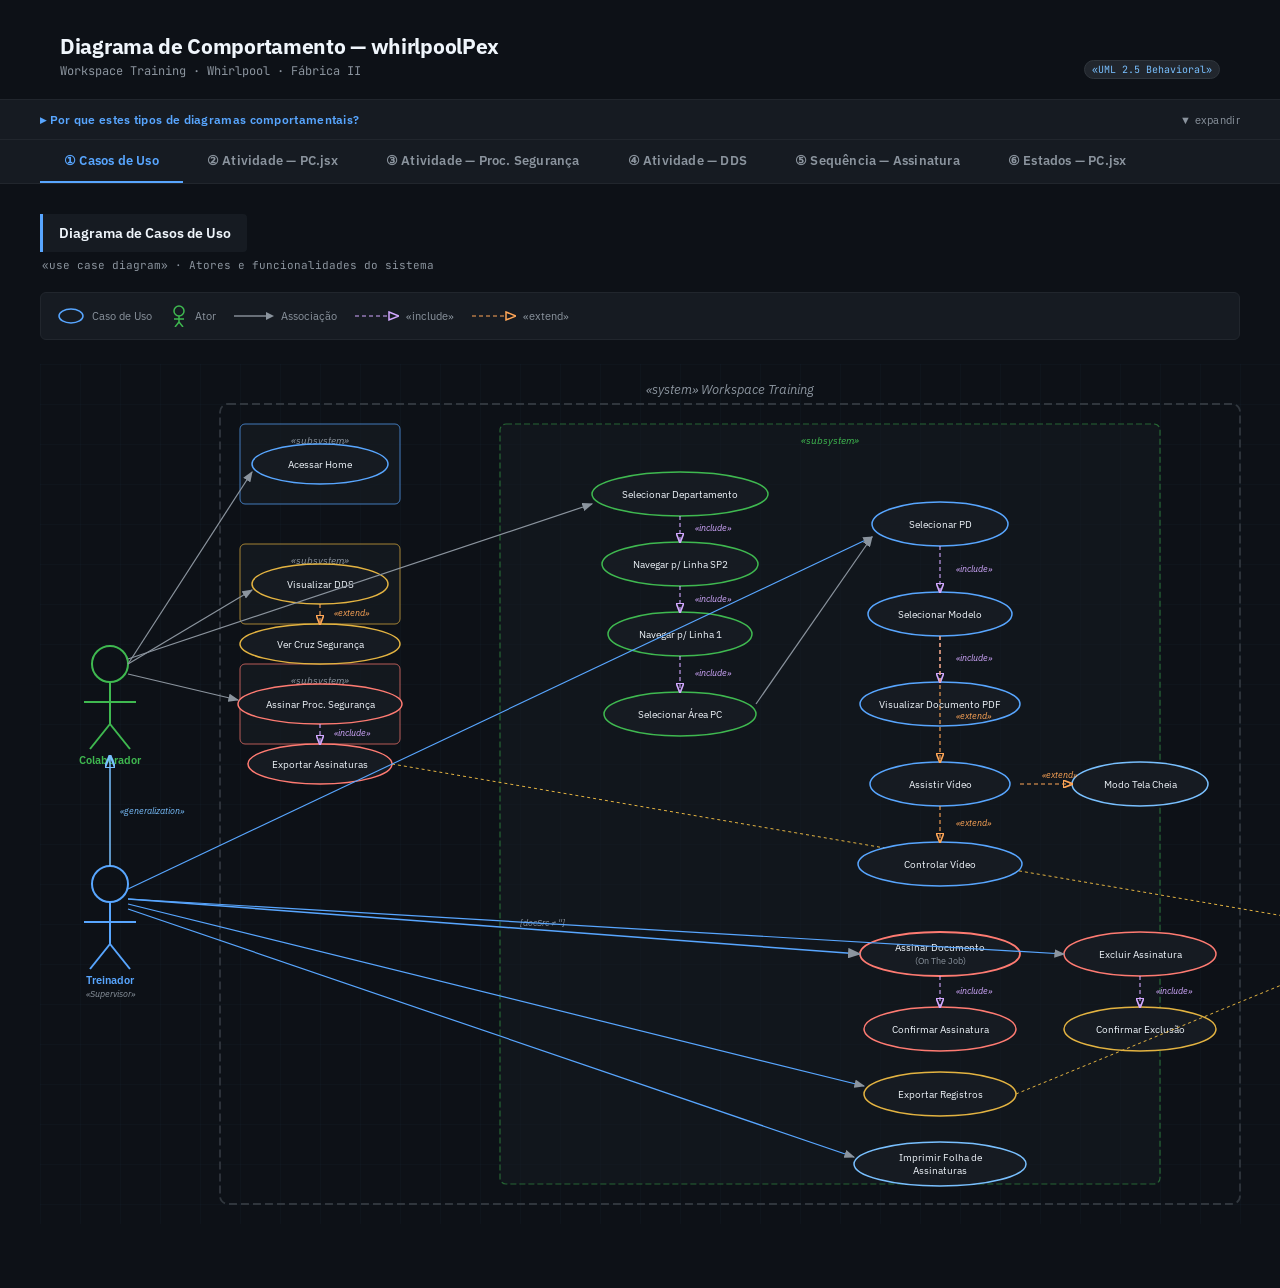
<file: diagramaDeComportamento.html>
<!DOCTYPE html>
<html lang="pt-BR">
<head>
    <meta charset="UTF-8">
    <meta name="viewport" content="width=device-width, initial-scale=1.0">
    <title>Diagrama de Comportamento — whirlpoolPex</title>
    <style>
        @import url('https://fonts.googleapis.com/css2?family=JetBrains+Mono:wght@400;600&family=IBM+Plex+Sans:ital,wght@0,300;0,400;0,600;0,700;1,400&display=swap');
        * { box-sizing: border-box; margin: 0; padding: 0; }
        body { background: #0d1117; font-family: 'IBM Plex Sans', sans-serif; color: #e6edf3; }

        .page-header {
            padding: 32px 60px 20px;
            border-bottom: 1px solid #21262d;
            display: flex; align-items: flex-end; justify-content: space-between;
        }
        .page-header h1 { font-size: 21px; font-weight: 700; color: #f0f6fc; letter-spacing: -.3px; }
        .page-header p  { font-size: 12px; color: #8b949e; margin-top: 3px; font-family: 'JetBrains Mono', monospace; }

        .tabs {
            display: flex; gap: 0; border-bottom: 1px solid #21262d;
            padding: 0 40px; background: #161b22;
        }
        .tab {
            padding: 12px 24px; font-size: 13px; font-weight: 600; cursor: pointer;
            border-bottom: 2px solid transparent; color: #8b949e; transition: all .2s;
            letter-spacing: .2px;
        }
        .tab:hover { color: #e6edf3; }
        .tab.active { color: #58a6ff; border-bottom-color: #58a6ff; }

        .badge {
            font-size: 10px; background: #21262d; border: 1px solid #30363d;
            padding: 2px 7px; border-radius: 20px; font-family: 'JetBrains Mono', monospace;
            color: #79c0ff;
        }

        .panel { display: none; padding: 30px 40px 60px; overflow-x: auto; }
        .panel.active { display: block; }

        .diagram-title {
            font-size: 14px; font-weight: 600; color: #f0f6fc; margin-bottom: 6px;
            padding: 10px 16px; background: #161b22; border-left: 3px solid #58a6ff;
            border-radius: 0 4px 4px 0; display: inline-block;
        }
        .diagram-subtitle {
            font-size: 11px; color: #8b949e; margin-bottom: 20px; margin-left: 2px;
            font-family: 'JetBrains Mono', monospace;
        }

        .legend {
            display: flex; flex-wrap: wrap; gap: 18px;
            padding: 12px 16px; background: #161b22; border: 1px solid #21262d;
            border-radius: 6px; margin-bottom: 24px;
        }
        .li { display: flex; align-items: center; gap: 7px; font-size: 11px; color: #8b949e; }

        .rationale-bar{background:#161b22;border-bottom:1px solid #21262d}
        .rat-header{display:flex;justify-content:space-between;align-items:center;padding:12px 40px;cursor:pointer;font-size:12px;font-weight:600;color:#58a6ff;letter-spacing:.3px;transition:background .15s}
        .rat-header:hover{background:#1c2128}
        #rat-arrow{font-size:11px;color:#8b949e;font-weight:400}
        .rat-body{padding:16px 40px 24px;border-top:1px solid #21262d}
        .rat-grid{display:grid;grid-template-columns:repeat(auto-fit,minmax(280px,1fr));gap:20px}
        .rat-item{background:#0d1117;border:1px solid #21262d;border-left:3px solid #58a6ff;padding:14px 16px;border-radius:0 6px 6px 0}
        .rat-item h4{font-size:12px;font-weight:700;color:#58a6ff;margin-bottom:8px;letter-spacing:.3px}
        .rat-item p{font-size:11px;color:#8b949e;line-height:1.7}
        .rat-item strong{color:#e6edf3}
        .rat-item em{color:#ffa657;font-style:normal;font-weight:600}

    </style>
</head>
<body>

<div class="page-header">
    <div>
        <h1>Diagrama de Comportamento — whirlpoolPex</h1>
        <p>Workspace Training · Whirlpool · Fábrica II</p>
    </div>
    <span class="badge">«UML 2.5 Behavioral»</span>
</div>

<div class="rationale-bar">
    <div class="rat-header" onclick="toggleRat()">
        <span>▸ Por que estes tipos de diagramas comportamentais?</span>
        <span id="rat-arrow">▼ expandir</span>
    </div>
    <div class="rat-body" id="rat-body" style="display:none">
        <div class="rat-grid">
            <div class="rat-item">
                <h4>Casos de Uso</h4>
                <p>Escolhido para mapear <strong>quem usa o sistema e o quê</strong>. Com dois atores distintos (Colaborador e Treinador/Supervisor) e funcionalidades espalhadas em 5 páginas, o diagrama de casos de uso é o único que agrupa todas as interações numa visão única orientada a valor, sem detalhes de implementação. As relações <em>«include»</em> e <em>«extend»</em> revelam dependências obrigatórias (selecionar modelo <em>includes</em> selecionar PD) e extensões opcionais (tela cheia <em>extends</em> assistir vídeo).</p>
            </div>
            <div class="rat-item">
                <h4>Atividade</h4>
                <p>Escolhido para modelar os <strong>fluxos condicionais e paralelos</strong> dentro de cada página. O PC.jsx tem fork/join (doc + vídeo carregam em paralelo), múltiplas decisões (clicou PD? escolheu modelo? confirmou exclusão?) e três branches independentes (assinar / excluir / exportar / imprimir) — estruturas que nenhum outro diagrama comportamental representa com clareza igual. O swimlane separa responsabilidades: Usuário / Sistema / Armazenamento.</p>
            </div>
            <div class="rat-item">
                <h4>Sequência</h4>
                <p>Escolhido para documentar a <strong>ordem temporal exata das mensagens</strong> entre objetos durante o fluxo de assinatura — o mais crítico do sistema. Lifelines explicitam quais objetos participam (PC.jsx, AssinaturaModal, ConfirmModal, localStorage, exportarExcel), fragmentos <em>opt</em> e <em>alt</em> mostram condições de guarda, e a numeração de mensagens torna o fluxo auditável. Impossível obter esta granularidade no diagrama de atividades.</p>
            </div>
            <div class="rat-item">
                <h4>Máquina de Estados</h4>
                <p>Escolhido para capturar o <strong>ciclo de vida reativo do PC.jsx</strong> — o componente mais stateful do sistema com 9 variáveis de estado interdependentes. O diagrama de estados é o único que modela explicitamente estados compostos (Conteúdo Pronto engloba sub-estados Visualizando / Pausado / Tela Cheia / Mutado), pseudoestados de entrada/saída, e transições guardadas (<em>[docSrc ≠ '']</em>). Um diagrama de atividades não representaria o estado persistente entre interações.</p>
            </div>
        </div>
    </div>
</div>

<div class="tabs">
    <div class="tab active" onclick="show('uc')">① Casos de Uso</div>
    <div class="tab" onclick="show('act-pc')">② Atividade — PC.jsx</div>
    <div class="tab" onclick="show('act-ps')">③ Atividade — Proc. Segurança</div>
    <div class="tab" onclick="show('act-dds')">④ Atividade — DDS</div>
    <div class="tab" onclick="show('seq')">⑤ Sequência — Assinatura</div>
    <div class="tab" onclick="show('state')">⑥ Estados — PC.jsx</div>
</div>

<!-- ═══════════════════════════════════════════════════
     TAB 1: CASOS DE USO
════════════════════════════════════════════════════ -->
<div class="panel active" id="uc">
    <div class="diagram-title">Diagrama de Casos de Uso</div>
    <p class="diagram-subtitle">«use case diagram» · Atores e funcionalidades do sistema</p>

    <div class="legend">
        <div class="li"><svg width="28" height="18"><ellipse cx="14" cy="9" rx="12" ry="7" fill="none" stroke="#58a6ff" stroke-width="1.5"/></svg> Caso de Uso</div>
        <div class="li"><svg width="18" height="22"><ellipse cx="9" cy="6" rx="5" ry="5" fill="none" stroke="#3fb950" stroke-width="1.5"/><line x1="9" y1="11" x2="9" y2="17" stroke="#3fb950" stroke-width="1.5"/><line x1="4" y1="14" x2="14" y2="14" stroke="#3fb950" stroke-width="1.5"/><line x1="9" y1="17" x2="5" y2="22" stroke="#3fb950" stroke-width="1.5"/><line x1="9" y1="17" x2="13" y2="22" stroke="#3fb950" stroke-width="1.5"/></svg> Ator</div>
        <div class="li"><svg width="40" height="14"><line x1="0" y1="7" x2="32" y2="7" stroke="#8b949e" stroke-width="1.4"/><polygon points="32,3 40,7 32,11" fill="#8b949e"/></svg> Associação</div>
        <div class="li"><svg width="44" height="14"><line x1="0" y1="7" x2="34" y2="7" stroke="#d2a8ff" stroke-width="1.2" stroke-dasharray="4,3"/><polygon points="34,3 44,7 34,11" fill="none" stroke="#d2a8ff" stroke-width="1.5"/></svg> «include»</div>
        <div class="li"><svg width="44" height="14"><line x1="0" y1="7" x2="34" y2="7" stroke="#ffa657" stroke-width="1.2" stroke-dasharray="4,3"/><polygon points="34,3 44,7 34,11" fill="none" stroke="#ffa657" stroke-width="1.5"/></svg> «extend»</div>
    </div>

    <svg width="1400" height="860" viewBox="0 0 1400 860" xmlns="http://www.w3.org/2000/svg"
         font-family="'IBM Plex Sans', sans-serif">
        <defs>
            <marker id="a1" markerWidth="9" markerHeight="7" refX="8" refY="3.5" orient="auto"><polygon points="0 0,9 3.5,0 7" fill="#8b949e"/></marker>
            <marker id="a-inc" markerWidth="9" markerHeight="7" refX="8" refY="3.5" orient="auto"><polygon points="0 0,9 3.5,0 7" fill="none" stroke="#d2a8ff" stroke-width="1.5"/></marker>
            <marker id="a-ext" markerWidth="9" markerHeight="7" refX="8" refY="3.5" orient="auto"><polygon points="0 0,9 3.5,0 7" fill="none" stroke="#ffa657" stroke-width="1.5"/></marker>
            <marker id="a-gen" markerWidth="9" markerHeight="7" refX="8" refY="3.5" orient="auto"><polygon points="0 0,9 3.5,0 7" fill="none" stroke="#79c0ff" stroke-width="1.5"/></marker>
        </defs>

        <rect width="1400" height="860" fill="#0d1117"/>
        <!-- grid -->
        <defs><pattern id="g" width="40" height="40" patternUnits="userSpaceOnUse"><path d="M40 0L0 0 0 40" fill="none" stroke="#58a6ff" stroke-width=".3" opacity=".15"/></pattern></defs>
        <rect width="1400" height="860" fill="url(#g)"/>

        <!-- SYSTEM BOUNDARY -->
        <rect x="180" y="40" width="1020" height="800" rx="8" fill="none" stroke="#30363d" stroke-width="1.8" stroke-dasharray="8,4"/>
        <text x="690" y="30" font-size="13" fill="#8b949e" text-anchor="middle" font-style="italic">«system» Workspace Training</text>

        <!-- ─── SUB-SYSTEM BOUNDARIES ─── -->
        <!-- Home -->
        <rect x="200" y="60" width="160" height="80" rx="5" fill="#161b22" stroke="#58a6ff" stroke-width="1" opacity=".7"/>
        <text x="280" y="80" font-size="10" fill="#8b949e" text-anchor="middle" font-style="italic">«subsystem»</text>
        <text x="280" y="95" font-size="11" fill="#58a6ff" text-anchor="middle" font-weight="600">Home</text>

        <!-- DDS -->
        <rect x="200" y="180" width="160" height="80" rx="5" fill="#161b22" stroke="#e3b341" stroke-width="1" opacity=".7"/>
        <text x="280" y="200" font-size="10" fill="#8b949e" text-anchor="middle" font-style="italic">«subsystem»</text>
        <text x="280" y="215" font-size="11" fill="#e3b341" text-anchor="middle" font-weight="600">DDS</text>

        <!-- Proc Segurança -->
        <rect x="200" y="300" width="160" height="80" rx="5" fill="#161b22" stroke="#ff7b72" stroke-width="1" opacity=".7"/>
        <text x="280" y="320" font-size="10" fill="#8b949e" text-anchor="middle" font-style="italic">«subsystem»</text>
        <text x="280" y="335" font-size="11" fill="#ff7b72" text-anchor="middle" font-weight="600">Proc. Segurança</text>

        <!-- Treinamento -->
        <rect x="460" y="60" width="660" height="760" rx="6" fill="#161b22" stroke="#3fb950" stroke-width="1.2" stroke-dasharray="6,3" opacity=".5"/>
        <text x="790" y="80" font-size="10" fill="#3fb950" text-anchor="middle" font-style="italic">«subsystem»</text>

        <!-- ─── ACTORS ─── -->
        <!-- Colaborador -->
        <g id="act-col">
            <ellipse cx="70" cy="300" rx="18" ry="18" fill="none" stroke="#3fb950" stroke-width="2"/>
            <line x1="70" y1="318" x2="70" y2="360" stroke="#3fb950" stroke-width="2"/>
            <line x1="44" y1="338" x2="96" y2="338" stroke="#3fb950" stroke-width="2"/>
            <line x1="70" y1="360" x2="50" y2="385" stroke="#3fb950" stroke-width="2"/>
            <line x1="70" y1="360" x2="90" y2="385" stroke="#3fb950" stroke-width="2"/>
            <text x="70" y="400" font-size="11" fill="#3fb950" text-anchor="middle" font-weight="600">Colaborador</text>
        </g>

        <!-- Treinador -->
        <g id="act-tr">
            <ellipse cx="70" cy="520" rx="18" ry="18" fill="none" stroke="#58a6ff" stroke-width="2"/>
            <line x1="70" y1="538" x2="70" y2="580" stroke="#58a6ff" stroke-width="2"/>
            <line x1="44" y1="558" x2="96" y2="558" stroke="#58a6ff" stroke-width="2"/>
            <line x1="70" y1="580" x2="50" y2="605" stroke="#58a6ff" stroke-width="2"/>
            <line x1="70" y1="580" x2="90" y2="605" stroke="#58a6ff" stroke-width="2"/>
            <text x="70" y="620" font-size="11" fill="#58a6ff" text-anchor="middle" font-weight="600">Treinador</text>
            <text x="70" y="633" font-size="9" fill="#8b949e" text-anchor="middle" font-style="italic">«Supervisor»</text>
        </g>

        <!-- Sistema Excel (externo) -->
        <g id="act-excel">
            <ellipse cx="1340" cy="560" rx="18" ry="18" fill="none" stroke="#e3b341" stroke-width="2"/>
            <line x1="1340" y1="578" x2="1340" y2="620" stroke="#e3b341" stroke-width="2"/>
            <line x1="1314" y1="598" x2="1366" y2="598" stroke="#e3b341" stroke-width="2"/>
            <line x1="1340" y1="620" x2="1320" y2="645" stroke="#e3b341" stroke-width="2"/>
            <line x1="1340" y1="620" x2="1360" y2="645" stroke="#e3b341" stroke-width="2"/>
            <text x="1340" y="660" font-size="10" fill="#e3b341" text-anchor="middle" font-weight="600">Sistema</text>
            <text x="1340" y="672" font-size="10" fill="#e3b341" text-anchor="middle" font-weight="600">Excel</text>
            <text x="1340" y="684" font-size="9" fill="#8b949e" text-anchor="middle" font-style="italic">«external»</text>
        </g>

        <!-- ─── USE CASES ─── -->
        <!-- helper macro: ellipse + label -->

        <!-- UC1: Acessar Home -->
        <ellipse cx="280" cy="100" rx="68" ry="20" fill="#161b22" stroke="#58a6ff" stroke-width="1.5"/>
        <text x="280" y="104" font-size="10" fill="#f0f6fc" text-anchor="middle">Acessar Home</text>
        <line x1="88" y1="300" x2="212" y2="108" stroke="#8b949e" stroke-width="1.2" marker-end="url(#a1)"/>

        <!-- UC2: Visualizar DDS -->
        <ellipse cx="280" cy="220" rx="68" ry="20" fill="#161b22" stroke="#e3b341" stroke-width="1.5"/>
        <text x="280" y="224" font-size="10" fill="#f0f6fc" text-anchor="middle">Visualizar DDS</text>
        <line x1="88" y1="300" x2="212" y2="226" stroke="#8b949e" stroke-width="1.2" marker-end="url(#a1)"/>

        <!-- UC3: Visualizar Cruz de Segurança -->
        <ellipse cx="280" cy="280" rx="80" ry="20" fill="#161b22" stroke="#e3b341" stroke-width="1.5"/>
        <text x="280" y="284" font-size="10" fill="#f0f6fc" text-anchor="middle">Ver Cruz Segurança</text>

        <!-- UC2 extend UC3 -->
        <line x1="280" y1="240" x2="280" y2="260" stroke="#ffa657" stroke-width="1.1" stroke-dasharray="4,3" marker-end="url(#a-ext)"/>
        <text x="294" y="252" font-size="8.5" fill="#ffa657" font-style="italic">«extend»</text>

        <!-- UC4: Assinar Procedimento Segurança -->
        <ellipse cx="280" cy="340" rx="82" ry="20" fill="#161b22" stroke="#ff7b72" stroke-width="1.5"/>
        <text x="280" y="344" font-size="10" fill="#f0f6fc" text-anchor="middle">Assinar Proc. Segurança</text>
        <line x1="88" y1="310" x2="198" y2="336" stroke="#8b949e" stroke-width="1.2" marker-end="url(#a1)"/>

        <!-- UC5: Exportar Excel (PS) -->
        <ellipse cx="280" cy="400" rx="72" ry="20" fill="#161b22" stroke="#ff7b72" stroke-width="1.5"/>
        <text x="280" y="404" font-size="10" fill="#f0f6fc" text-anchor="middle">Exportar Assinaturas</text>
        <line x1="280" y1="360" x2="280" y2="380" stroke="#d2a8ff" stroke-width="1.1" stroke-dasharray="4,3" marker-end="url(#a-inc)"/>
        <text x="294" y="372" font-size="8.5" fill="#d2a8ff" font-style="italic">«include»</text>
        <line x1="352" y1="400" x2="1320" y2="565" stroke="#e3b341" stroke-width="1" stroke-dasharray="3,3" marker-end="url(#a1)"/>

        <!-- TREINAMENTO USE CASES -->

        <!-- UC6: Selecionar Departamento -->
        <ellipse cx="640" cy="130" rx="88" ry="22" fill="#161b22" stroke="#3fb950" stroke-width="1.5"/>
        <text x="640" y="134" font-size="10" fill="#f0f6fc" text-anchor="middle">Selecionar Departamento</text>
        <line x1="88" y1="295" x2="552" y2="140" stroke="#8b949e" stroke-width="1.2" marker-end="url(#a1)"/>

        <!-- UC7: Navegar Linha SP2 -->
        <ellipse cx="640" cy="200" rx="78" ry="22" fill="#161b22" stroke="#3fb950" stroke-width="1.5"/>
        <text x="640" y="204" font-size="10" fill="#f0f6fc" text-anchor="middle">Navegar p/ Linha SP2</text>
        <line x1="640" y1="152" x2="640" y2="178" stroke="#d2a8ff" stroke-width="1.1" stroke-dasharray="4,3" marker-end="url(#a-inc)"/>
        <text x="655" y="167" font-size="8.5" fill="#d2a8ff" font-style="italic">«include»</text>

        <!-- UC8: Navegar Linha 1 -->
        <ellipse cx="640" cy="270" rx="72" ry="22" fill="#161b22" stroke="#3fb950" stroke-width="1.5"/>
        <text x="640" y="274" font-size="10" fill="#f0f6fc" text-anchor="middle">Navegar p/ Linha 1</text>
        <line x1="640" y1="222" x2="640" y2="248" stroke="#d2a8ff" stroke-width="1.1" stroke-dasharray="4,3" marker-end="url(#a-inc)"/>
        <text x="655" y="238" font-size="8.5" fill="#d2a8ff" font-style="italic">«include»</text>

        <!-- UC9: Selecionar Área PC -->
        <ellipse cx="640" cy="350" rx="76" ry="22" fill="#161b22" stroke="#3fb950" stroke-width="1.5"/>
        <text x="640" y="354" font-size="10" fill="#f0f6fc" text-anchor="middle">Selecionar Área PC</text>
        <line x1="640" y1="292" x2="640" y2="328" stroke="#d2a8ff" stroke-width="1.1" stroke-dasharray="4,3" marker-end="url(#a-inc)"/>
        <text x="655" y="312" font-size="8.5" fill="#d2a8ff" font-style="italic">«include»</text>

        <!-- UC10: Selecionar PD -->
        <ellipse cx="900" cy="160" rx="68" ry="22" fill="#161b22" stroke="#58a6ff" stroke-width="1.5"/>
        <text x="900" y="164" font-size="10" fill="#f0f6fc" text-anchor="middle">Selecionar PD</text>
        <line x1="716" y1="340" x2="832" y2="173" stroke="#8b949e" stroke-width="1.2" marker-end="url(#a1)"/>
        <line x1="88" y1="525" x2="832" y2="173" stroke="#58a6ff" stroke-width="1.1" marker-end="url(#a1)"/>

        <!-- UC11: Selecionar Modelo -->
        <ellipse cx="900" cy="250" rx="72" ry="22" fill="#161b22" stroke="#58a6ff" stroke-width="1.5"/>
        <text x="900" y="254" font-size="10" fill="#f0f6fc" text-anchor="middle">Selecionar Modelo</text>
        <line x1="900" y1="182" x2="900" y2="228" stroke="#d2a8ff" stroke-width="1.1" stroke-dasharray="4,3" marker-end="url(#a-inc)"/>
        <text x="916" y="208" font-size="8.5" fill="#d2a8ff" font-style="italic">«include»</text>

        <!-- UC12: Visualizar Documento -->
        <ellipse cx="900" cy="340" rx="80" ry="22" fill="#161b22" stroke="#58a6ff" stroke-width="1.5"/>
        <text x="900" y="344" font-size="10" fill="#f0f6fc" text-anchor="middle">Visualizar Documento PDF</text>
        <line x1="900" y1="272" x2="900" y2="318" stroke="#d2a8ff" stroke-width="1.1" stroke-dasharray="4,3" marker-end="url(#a-inc)"/>
        <text x="916" y="297" font-size="8.5" fill="#d2a8ff" font-style="italic">«include»</text>

        <!-- UC13: Assistir Vídeo -->
        <ellipse cx="900" cy="420" rx="70" ry="22" fill="#161b22" stroke="#58a6ff" stroke-width="1.5"/>
        <text x="900" y="424" font-size="10" fill="#f0f6fc" text-anchor="middle">Assistir Vídeo</text>
        <line x1="900" y1="272" x2="900" y2="398" stroke="#ffa657" stroke-width="1.1" stroke-dasharray="4,3" marker-end="url(#a-ext)"/>
        <text x="916" y="355" font-size="8.5" fill="#ffa657" font-style="italic">«extend»</text>

        <!-- UC14: Controlar Vídeo (play/pause/som) -->
        <ellipse cx="900" cy="500" rx="82" ry="22" fill="#161b22" stroke="#58a6ff" stroke-width="1.5"/>
        <text x="900" y="504" font-size="10" fill="#f0f6fc" text-anchor="middle">Controlar Vídeo</text>
        <line x1="900" y1="442" x2="900" y2="478" stroke="#ffa657" stroke-width="1.1" stroke-dasharray="4,3" marker-end="url(#a-ext)"/>
        <text x="916" y="462" font-size="8.5" fill="#ffa657" font-style="italic">«extend»</text>

        <!-- UC15: Tela Cheia -->
        <ellipse cx="1100" cy="420" rx="68" ry="22" fill="#161b22" stroke="#79c0ff" stroke-width="1.5"/>
        <text x="1100" y="424" font-size="10" fill="#f0f6fc" text-anchor="middle">Modo Tela Cheia</text>
        <line x1="980" y1="420" x2="1032" y2="420" stroke="#ffa657" stroke-width="1.1" stroke-dasharray="4,3" marker-end="url(#a-ext)"/>
        <text x="1002" y="414" font-size="8.5" fill="#ffa657" font-style="italic">«extend»</text>

        <!-- UC16: Assinar Documento (PC) -->
        <ellipse cx="900" cy="590" rx="80" ry="22" fill="#161b22" stroke="#ff7b72" stroke-width="1.8"/>
        <text x="900" y="587" font-size="10" fill="#f0f6fc" text-anchor="middle">Assinar Documento</text>
        <text x="900" y="600" font-size="9" fill="#8b949e" text-anchor="middle">(On The Job)</text>
        <line x1="88" y1="535" x2="820" y2="590" stroke="#58a6ff" stroke-width="1.5" marker-end="url(#a1)"/>
        <!-- guard: only when doc loaded -->
        <text x="480" y="562" font-size="8.5" fill="#8b949e" font-style="italic">[docSrc ≠ '']</text>

        <!-- UC17: Confirmar Assinatura -->
        <ellipse cx="900" cy="665" rx="76" ry="22" fill="#161b22" stroke="#ff7b72" stroke-width="1.5"/>
        <text x="900" y="669" font-size="10" fill="#f0f6fc" text-anchor="middle">Confirmar Assinatura</text>
        <line x1="900" y1="612" x2="900" y2="643" stroke="#d2a8ff" stroke-width="1.1" stroke-dasharray="4,3" marker-end="url(#a-inc)"/>
        <text x="916" y="630" font-size="8.5" fill="#d2a8ff" font-style="italic">«include»</text>

        <!-- UC18: Excluir Assinatura -->
        <ellipse cx="1100" cy="590" rx="76" ry="22" fill="#161b22" stroke="#ff7b72" stroke-width="1.5"/>
        <text x="1100" y="594" font-size="10" fill="#f0f6fc" text-anchor="middle">Excluir Assinatura</text>
        <line x1="88" y1="535" x2="1024" y2="590" stroke="#58a6ff" stroke-width="1.2" marker-end="url(#a1)"/>

        <!-- UC19: Exportar Excel (PC) -->
        <ellipse cx="1100" cy="665" rx="76" ry="22" fill="#161b22" stroke="#e3b341" stroke-width="1.5"/>
        <text x="1100" y="669" font-size="10" fill="#f0f6fc" text-anchor="middle">Confirmar Exclusão</text>
        <!-- include: Excluir Assinatura includes Confirmar Exclusão -->
        <line x1="1100" y1="612" x2="1100" y2="643" stroke="#d2a8ff" stroke-width="1.1" stroke-dasharray="4,3" marker-end="url(#a-inc)"/>
        <text x="1116" y="630" font-size="8.5" fill="#d2a8ff" font-style="italic">«include»</text>
        <ellipse cx="900" cy="730" rx="76" ry="22" fill="#161b22" stroke="#e3b341" stroke-width="1.5"/>
        <text x="900" y="734" font-size="10" fill="#f0f6fc" text-anchor="middle">Exportar Registros</text>
        <line x1="88" y1="540" x2="824" y2="722" stroke="#58a6ff" stroke-width="1.2" marker-end="url(#a1)"/>
        <line x1="976" y1="730" x2="1322" y2="588" stroke="#e3b341" stroke-width="1" stroke-dasharray="3,3" marker-end="url(#a1)"/>

        <!-- UC20: Imprimir Folha Assinaturas -->
        <ellipse cx="900" cy="800" rx="86" ry="22" fill="#161b22" stroke="#79c0ff" stroke-width="1.5"/>
        <text x="900" y="797" font-size="10" fill="#f0f6fc" text-anchor="middle">Imprimir Folha de</text>
        <text x="900" y="810" font-size="10" fill="#f0f6fc" text-anchor="middle">Assinaturas</text>
        <line x1="88" y1="545" x2="814" y2="793" stroke="#58a6ff" stroke-width="1.2" marker-end="url(#a1)"/>

        <!-- generalization Treinador → Colaborador -->
        <line x1="70" y1="502" x2="70" y2="392" stroke="#79c0ff" stroke-width="1.5" marker-end="url(#a-gen)"/>
        <text x="80" y="450" font-size="8.5" fill="#79c0ff" font-style="italic">«generalization»</text>

    </svg>
</div>

<!-- ═══════════════════════════════════════════════════
     TAB 2: ATIVIDADE — PC.jsx
════════════════════════════════════════════════════ -->
<div class="panel" id="act-pc">
    <div class="diagram-title">Diagrama de Atividades — PC.jsx (Preparação de Caixas)</div>
    <p class="diagram-subtitle">«activity diagram» · Fluxo completo de interação do treinador com a tela de treinamento</p>

    <div class="legend">
        <div class="li"><svg width="18" height="18"><circle cx="9" cy="9" r="8" fill="#f0f6fc"/></svg> Início</div>
        <div class="li"><svg width="18" height="18"><circle cx="9" cy="9" r="8" fill="none" stroke="#f0f6fc" stroke-width="2"/><circle cx="9" cy="9" r="5" fill="#f0f6fc"/></svg> Fim</div>
        <div class="li"><svg width="48" height="24"><rect x="0" y="4" width="48" height="16" rx="8" fill="none" stroke="#58a6ff" stroke-width="1.5"/></svg> Ação</div>
        <div class="li"><svg width="24" height="24"><polygon points="12,0 24,12 12,24 0,12" fill="none" stroke="#ffa657" stroke-width="1.5"/></svg> Decisão</div>
        <div class="li"><svg width="40" height="14"><line x1="0" y1="3" x2="40" y2="3" stroke="#58a6ff" stroke-width="4"/></svg> Fork / Join</div>
    </div>

    <svg width="1100" height="1260" viewBox="0 0 1100 1260" xmlns="http://www.w3.org/2000/svg"
         font-family="'IBM Plex Sans', sans-serif">
        <defs>
            <marker id="b1" markerWidth="8" markerHeight="6" refX="7" refY="3" orient="auto"><polygon points="0 0,8 3,0 6" fill="#58a6ff"/></marker>
            <marker id="b2" markerWidth="8" markerHeight="6" refX="7" refY="3" orient="auto"><polygon points="0 0,8 3,0 6" fill="#8b949e"/></marker>
            <marker id="b3" markerWidth="8" markerHeight="6" refX="7" refY="3" orient="auto"><polygon points="0 0,8 3,0 6" fill="#ff7b72"/></marker>
            <marker id="b4" markerWidth="8" markerHeight="6" refX="7" refY="3" orient="auto"><polygon points="0 0,8 3,0 6" fill="#3fb950"/></marker>
        </defs>
        <rect width="1100" height="1680" fill="#0d1117"/>
        <rect width="1100" height="1680" fill="url(#g)"/>

        <!-- SWIMLANE headers -->
        <rect x="0" y="0" width="360" height="1680" fill="#161b22" opacity=".35"/>
        <rect x="360" y="0" width="380" height="1680" fill="#0d1117" opacity=".5"/>
        <rect x="740" y="0" width="360" height="1680" fill="#161b22" opacity=".3"/>

        <rect x="0" y="0" width="360" height="36" fill="#1c2d1c"/>
        <text x="180" y="22" font-size="12" fill="#3fb950" font-weight="700" text-anchor="middle">Treinador / Usuário</text>
        <rect x="360" y="0" width="380" height="36" fill="#1c2128"/>
        <text x="550" y="22" font-size="12" fill="#58a6ff" font-weight="700" text-anchor="middle">Sistema (PC.jsx)</text>
        <rect x="740" y="0" width="360" height="36" fill="#2d1f1c"/>
        <text x="920" y="22" font-size="12" fill="#ffa657" font-weight="700" text-anchor="middle">Armazenamento / Saída</text>

        <line x1="360" y1="0" x2="360" y2="1680" stroke="#30363d" stroke-width="1"/>
        <line x1="740" y1="0" x2="740" y2="1680" stroke="#30363d" stroke-width="1"/>

        <!-- ── START ── -->
        <circle cx="550" cy="70" r="14" fill="#f0f6fc"/>
        <line x1="550" y1="84" x2="550" y2="105" stroke="#58a6ff" stroke-width="1.5" marker-end="url(#b1)"/>

        <!-- A1: Página carregada -->
        <rect x="430" y="105" width="240" height="34" rx="17" fill="#161b22" stroke="#58a6ff" stroke-width="1.5"/>
        <text x="550" y="127" font-size="10" fill="#f0f6fc" text-anchor="middle">Página carregada (estado inicial)</text>
        <line x1="550" y1="139" x2="550" y2="160" stroke="#58a6ff" stroke-width="1.5" marker-end="url(#b1)"/>

        <!-- A2: Exibir carrossel de PDs -->
        <rect x="430" y="160" width="240" height="34" rx="17" fill="#161b22" stroke="#58a6ff" stroke-width="1.5"/>
        <text x="550" y="182" font-size="10" fill="#f0f6fc" text-anchor="middle">Exibir carrossel de PDs</text>
        <line x1="550" y1="194" x2="550" y2="215" stroke="#58a6ff" stroke-width="1.5" marker-end="url(#b1)"/>

        <!-- D1: clicou PD? -->
        <polygon points="550,215 620,255 550,295 480,255" fill="#1c2128" stroke="#ffa657" stroke-width="1.5"/>
        <text x="550" y="252" font-size="9.5" fill="#ffa657" text-anchor="middle">Clicou em PD?</text>
        <text x="625" y="258" font-size="8.5" fill="#3fb950">sim</text>
        <text x="475" y="282" font-size="8.5" fill="#8b949e">não → scroll</text>

        <!-- scroll arrow back -->
        <line x1="480" y1="265" x2="400" y2="265" stroke="#8b949e" stroke-width="1.1" stroke-dasharray="3,3"/>
        <line x1="400" y1="265" x2="400" y2="177" stroke="#8b949e" stroke-width="1.1" stroke-dasharray="3,3"/>
        <line x1="400" y1="177" x2="430" y2="177" stroke="#8b949e" stroke-width="1.1" stroke-dasharray="3,3" marker-end="url(#b2)"/>

        <line x1="620" y1="255" x2="680" y2="255" stroke="#3fb950" stroke-width="1.3" marker-end="url(#b4)"/>

        <!-- A3: Abrir overlay modelo -->
        <rect x="680" y="237" width="200" height="34" rx="17" fill="#161b22" stroke="#3fb950" stroke-width="1.5"/>
        <text x="780" y="259" font-size="10" fill="#f0f6fc" text-anchor="middle">Abrir overlay de modelos</text>
        <line x1="780" y1="271" x2="780" y2="295" stroke="#3fb950" stroke-width="1.3" marker-end="url(#b4)"/>

        <!-- D2: escolheu modelo? -->
        <polygon points="780,295 850,330 780,365 710,330" fill="#1c2128" stroke="#ffa657" stroke-width="1.5"/>
        <text x="780" y="327" font-size="9.5" fill="#ffa657" text-anchor="middle">Escolheu modelo?</text>
        <text x="855" y="335" font-size="8.5" fill="#3fb950">sim</text>
        <text x="705" y="360" font-size="8.5" fill="#8b949e">cancelou</text>

        <!-- cancelou → fecha overlay -->
        <line x1="710" y1="335" x2="640" y2="335" stroke="#8b949e" stroke-width="1.1" stroke-dasharray="3,3"/>
        <line x1="640" y1="335" x2="640" y2="177" stroke="#8b949e" stroke-width="1.1" stroke-dasharray="3,3"/>
        <line x1="640" y1="177" x2="670" y2="177" stroke="#8b949e" stroke-width="1.1" stroke-dasharray="3,3" marker-end="url(#b2)"/>

        <line x1="850" y1="330" x2="900" y2="330" stroke="#3fb950" stroke-width="1.3"/>
        <line x1="900" y1="330" x2="900" y2="380" stroke="#3fb950" stroke-width="1.3" marker-end="url(#b4)"/>

        <!-- A4: Carregar doc + video (FORK) -->
        <rect x="750" y="380" width="300" height="6" rx="3" fill="#3fb950"/>
        <text x="900" y="378" font-size="8.5" fill="#3fb950" text-anchor="middle">fork</text>
        <line x1="820" y1="386" x2="820" y2="410" stroke="#3fb950" stroke-width="1.3" marker-end="url(#b4)"/>
        <line x1="980" y1="386" x2="980" y2="410" stroke="#3fb950" stroke-width="1.3" marker-end="url(#b4)"/>

        <rect x="740" y="410" width="160" height="34" rx="17" fill="#161b22" stroke="#3fb950" stroke-width="1.5"/>
        <text x="820" y="432" font-size="10" fill="#f0f6fc" text-anchor="middle">Renderizar iframe PDF</text>

        <rect x="900" y="410" width="160" height="34" rx="17" fill="#161b22" stroke="#3fb950" stroke-width="1.5"/>
        <text x="980" y="432" font-size="10" fill="#f0f6fc" text-anchor="middle">Iniciar vídeo (autoplay)</text>

        <!-- JOIN -->
        <line x1="820" y1="444" x2="820" y2="475" stroke="#3fb950" stroke-width="1.3"/>
        <line x1="980" y1="444" x2="980" y2="475" stroke="#3fb950" stroke-width="1.3"/>
        <rect x="750" y="475" width="300" height="6" rx="3" fill="#3fb950"/>
        <text x="900" y="493" font-size="8.5" fill="#3fb950" text-anchor="middle">join</text>
        <line x1="900" y1="481" x2="900" y2="505" stroke="#3fb950" stroke-width="1.3"/>
        <line x1="900" y1="505" x2="550" y2="505" stroke="#3fb950" stroke-width="1.3" marker-end="url(#b4)"/>

        <!-- A5: Habilitar btn Assinar -->
        <rect x="430" y="490" width="240" height="34" rx="17" fill="#161b22" stroke="#58a6ff" stroke-width="1.5"/>
        <text x="550" y="512" font-size="10" fill="#f0f6fc" text-anchor="middle">Habilitar botão "Assinar"</text>
        <line x1="550" y1="524" x2="550" y2="545" stroke="#58a6ff" stroke-width="1.5" marker-end="url(#b1)"/>

        <!-- D3: ação do usuário -->
        <polygon points="550,545 660,590 550,635 440,590" fill="#1c2128" stroke="#ffa657" stroke-width="1.5"/>
        <text x="550" y="585" font-size="9" fill="#ffa657" text-anchor="middle">Ação do usuário?</text>

        <!-- branches -->
        <!-- Assinar -->
        <line x1="660" y1="590" x2="720" y2="590" stroke="#ff7b72" stroke-width="1.3" marker-end="url(#b3)"/>
        <text x="685" y="585" font-size="8" fill="#ff7b72">assinar</text>
        <rect x="720" y="573" width="160" height="34" rx="17" fill="#161b22" stroke="#ff7b72" stroke-width="1.5"/>
        <text x="800" y="595" font-size="10" fill="#f0f6fc" text-anchor="middle">Abrir modal assinatura</text>
        <line x1="800" y1="607" x2="800" y2="630" stroke="#ff7b72" stroke-width="1.3" marker-end="url(#b3)"/>
        <rect x="720" y="630" width="160" height="34" rx="17" fill="#161b22" stroke="#ff7b72" stroke-width="1.5"/>
        <text x="800" y="652" font-size="10" fill="#f0f6fc" text-anchor="middle">Preencher formulário</text>
        <line x1="800" y1="664" x2="800" y2="685" stroke="#ff7b72" stroke-width="1.3" marker-end="url(#b3)"/>
        <rect x="720" y="685" width="160" height="34" rx="17" fill="#161b22" stroke="#ff7b72" stroke-width="1.5"/>
        <text x="800" y="707" font-size="10" fill="#f0f6fc" text-anchor="middle">Confirmar assinatura</text>
        <line x1="800" y1="719" x2="800" y2="744" stroke="#ff7b72" stroke-width="1.3" marker-end="url(#b3)"/>
        <!-- Salvar no localStorage (assinar branch) — moved right to x=780 col, no overlap -->
        <rect x="690" y="744" width="220" height="34" rx="17" fill="#161b22" stroke="#ffa657" stroke-width="1.5"/>
        <text x="800" y="766" font-size="10" fill="#f0f6fc" text-anchor="middle">Salvar no localStorage</text>
        <line x1="800" y1="778" x2="800" y2="800" stroke="#ffa657" stroke-width="1.3" marker-end="url(#b4)"/>
        <rect x="690" y="800" width="220" height="34" rx="17" fill="#161b22" stroke="#3fb950" stroke-width="1.5"/>
        <text x="800" y="822" font-size="10" fill="#f0f6fc" text-anchor="middle">Exibir registro na tabela</text>
        <!-- assinar → converge y=960 -->
        <line x1="800" y1="834" x2="800" y2="960" stroke="#3fb950" stroke-width="1.3"/>
        <line x1="800" y1="960" x2="670" y2="960" stroke="#3fb950" stroke-width="1.3" marker-end="url(#b1)"/>

        <!-- Excluir branch — pushed down, no overlap with assinar -->
        <line x1="550" y1="635" x2="550" y2="688" stroke="#ff7b72" stroke-width="1.3" marker-end="url(#b3)"/>
        <text x="570" y="664" font-size="8" fill="#ff7b72">excluir reg.</text>
        <rect x="400" y="688" width="300" height="34" rx="17" fill="#161b22" stroke="#ff7b72" stroke-width="1.5"/>
        <text x="550" y="710" font-size="10" fill="#f0f6fc" text-anchor="middle">Abrir modal confirmação</text>
        <line x1="550" y1="722" x2="550" y2="748" stroke="#ff7b72" stroke-width="1.3" marker-end="url(#b3)"/>

        <!-- Decision: Confirmou? — at y=748 (below assinar boxes, no overlap) -->
        <polygon points="550,748 630,786 550,824 470,786" fill="#1c2128" stroke="#ffa657" stroke-width="1.5"/>
        <text x="550" y="782" font-size="9" fill="#ffa657" text-anchor="middle">Confirmou?</text>
        <text x="634" y="789" font-size="8" fill="#3fb950">sim</text>
        <text x="452" y="812" font-size="8" fill="#8b949e">não</text>

        <!-- sim → Remover do localStorage — at y=868 (below decision, clear of assinar) -->
        <line x1="630" y1="786" x2="680" y2="786" stroke="#3fb950" stroke-width="1.3"/>
        <line x1="680" y1="786" x2="680" y2="852" stroke="#3fb950" stroke-width="1.3" marker-end="url(#b4)"/>
        <rect x="580" y="852" width="240" height="34" rx="17" fill="#161b22" stroke="#3fb950" stroke-width="1.5"/>
        <text x="700" y="874" font-size="10" fill="#f0f6fc" text-anchor="middle">Remover do localStorage</text>
        <!-- remover → converge y=960 -->
        <line x1="700" y1="886" x2="700" y2="960" stroke="#3fb950" stroke-width="1.3"/>
        <line x1="700" y1="960" x2="670" y2="960" stroke="#3fb950" stroke-width="1.3" stroke-dasharray="3,3" marker-end="url(#b1)"/>

        <!-- não → loop back to decision point via left -->
        <line x1="470" y1="790" x2="390" y2="790" stroke="#8b949e" stroke-width="1.1" stroke-dasharray="3,3"/>
        <line x1="390" y1="790" x2="390" y2="710" stroke="#8b949e" stroke-width="1.1" stroke-dasharray="3,3"/>
        <line x1="390" y1="710" x2="400" y2="710" stroke="#8b949e" stroke-width="1.1" stroke-dasharray="3,3" marker-end="url(#b2)"/>
        <text x="372" y="752" font-size="8" fill="#8b949e" text-anchor="middle" transform="rotate(-90,372,752)">não (cancela)</text>

        <!-- D3 "exportar" branch (bottom left) -->
        <line x1="440" y1="590" x2="200" y2="590" stroke="#e3b341" stroke-width="1.3" marker-end="url(#b4)"/>
        <text x="315" y="585" font-size="8" fill="#e3b341">exportar</text>
        <rect x="50" y="573" width="190" height="34" rx="17" fill="#161b22" stroke="#e3b341" stroke-width="1.5"/>
        <text x="145" y="595" font-size="10" fill="#f0f6fc" text-anchor="middle">Verificar lista ≠ vazia</text>
        <line x1="145" y1="607" x2="145" y2="628" stroke="#e3b341" stroke-width="1.3" marker-end="url(#b4)"/>
        <rect x="50" y="628" width="190" height="34" rx="17" fill="#161b22" stroke="#e3b341" stroke-width="1.5"/>
        <text x="145" y="650" font-size="10" fill="#f0f6fc" text-anchor="middle">Gerar arquivo .xlsx</text>
        <line x1="145" y1="662" x2="145" y2="683" stroke="#e3b341" stroke-width="1.3" marker-end="url(#b4)"/>
        <rect x="50" y="683" width="190" height="34" rx="17" fill="#161b22" stroke="#e3b341" stroke-width="1.5"/>
        <text x="145" y="705" font-size="10" fill="#f0f6fc" text-anchor="middle">Download automático</text>
        <line x1="145" y1="717" x2="145" y2="960" stroke="#e3b341" stroke-width="1.3"/>
        <line x1="145" y1="960" x2="400" y2="960" stroke="#e3b341" stroke-width="1.3" stroke-dasharray="3,3" marker-end="url(#b1)"/>

        <!-- D3 "imprimir" -->
        <line x1="440" y1="590" x2="380" y2="590" stroke="#79c0ff" stroke-width="1.1" stroke-dasharray="3,3"/>
        <line x1="380" y1="590" x2="380" y2="900" stroke="#79c0ff" stroke-width="1.1" stroke-dasharray="3,3"/>
        <line x1="380" y1="900" x2="300" y2="900" stroke="#79c0ff" stroke-width="1.1" stroke-dasharray="3,3" marker-end="url(#b1)"/>
        <text x="355" y="745" font-size="8" fill="#79c0ff" text-anchor="middle">imprimir</text>
        <rect x="100" y="900" width="200" height="34" rx="17" fill="#161b22" stroke="#79c0ff" stroke-width="1.5"/>
        <text x="200" y="922" font-size="10" fill="#f0f6fc" text-anchor="middle">Selecionar PD p/ impressão</text>
        <line x1="200" y1="934" x2="200" y2="955" stroke="#79c0ff" stroke-width="1.3" marker-end="url(#b1)"/>
        <rect x="100" y="955" width="200" height="34" rx="17" fill="#161b22" stroke="#79c0ff" stroke-width="1.5"/>
        <text x="200" y="977" font-size="10" fill="#f0f6fc" text-anchor="middle">window.print()</text>
        <line x1="200" y1="989" x2="200" y2="1010" stroke="#79c0ff" stroke-width="1.3" marker-end="url(#b1)"/>
        <rect x="100" y="1010" width="200" height="34" rx="17" fill="#161b22" stroke="#79c0ff" stroke-width="1.5"/>
        <text x="200" y="1032" font-size="10" fill="#f0f6fc" text-anchor="middle">Imprimir tabela visível</text>
        <line x1="200" y1="1044" x2="200" y2="1080" stroke="#79c0ff" stroke-width="1.3"/>
        <line x1="200" y1="1080" x2="400" y2="1080" stroke="#79c0ff" stroke-width="1.3" marker-end="url(#b1)"/>

        <!-- convergência → A5 loop at y=960 -->
        <rect x="400" y="960" width="300" height="34" rx="17" fill="#161b22" stroke="#58a6ff" stroke-width="2"/>
        <text x="550" y="982" font-size="10" fill="#f0f6fc" text-anchor="middle">Aguardar próxima ação</text>
        <line x1="550" y1="994" x2="550" y2="1080" stroke="#58a6ff" stroke-width="1.5" marker-end="url(#b1)"/>

        <!-- imprimir branch convergence box -->
        <rect x="400" y="1080" width="300" height="34" rx="17" fill="#161b22" stroke="#58a6ff" stroke-width="1.5"/>
        <text x="550" y="1102" font-size="10" fill="#f0f6fc" text-anchor="middle">↺ Retorna ao estado ativo</text>
        <line x1="550" y1="1114" x2="550" y2="1140" stroke="#58a6ff" stroke-width="1.5" marker-end="url(#b1)"/>

        <!-- END -->
        <circle cx="550" cy="1160" r="14" fill="none" stroke="#f0f6fc" stroke-width="2.5"/>
        <circle cx="550" cy="1160" r="8" fill="#f0f6fc"/>
        <text x="550" y="1188" font-size="10" fill="#8b949e" text-anchor="middle">Usuário abandona a página</text>
    </svg>
</div>

<!-- ═══════════════════════════════════════════════════
     TAB 3: ATIVIDADE — Proc. Segurança
════════════════════════════════════════════════════ -->
<div class="panel" id="act-ps">
    <div class="diagram-title">Diagrama de Atividades — ProcedimentosSeguranca.jsx</div>
    <p class="diagram-subtitle">«activity diagram» · Fluxo de visualização e assinatura de procedimentos de segurança</p>
    <svg width="700" height="980" viewBox="0 0 700 980" xmlns="http://www.w3.org/2000/svg" font-family="'IBM Plex Sans', sans-serif">
        <defs>
            <marker id="c1" markerWidth="8" markerHeight="6" refX="7" refY="3" orient="auto"><polygon points="0 0,8 3,0 6" fill="#ff7b72"/></marker>
            <marker id="c2" markerWidth="8" markerHeight="6" refX="7" refY="3" orient="auto"><polygon points="0 0,8 3,0 6" fill="#58a6ff"/></marker>
        </defs>
        <rect width="700" height="980" fill="#0d1117"/>
        <rect width="700" height="980" fill="url(#g)"/>

        <!-- Start -->
        <circle cx="350" cy="50" r="14" fill="#f0f6fc"/>
        <line x1="350" y1="64" x2="350" y2="85" stroke="#ff7b72" stroke-width="1.5" marker-end="url(#c1)"/>

        <!-- A1 -->
        <rect x="210" y="85" width="280" height="34" rx="17" fill="#161b22" stroke="#ff7b72" stroke-width="1.5"/>
        <text x="350" y="107" font-size="10" fill="#f0f6fc" text-anchor="middle">Carregar lista de documentos</text>
        <line x1="350" y1="119" x2="350" y2="140" stroke="#ff7b72" stroke-width="1.5" marker-end="url(#c1)"/>

        <!-- A2 -->
        <rect x="210" y="140" width="280" height="34" rx="17" fill="#161b22" stroke="#ff7b72" stroke-width="1.5"/>
        <text x="350" y="162" font-size="10" fill="#f0f6fc" text-anchor="middle">Exibir aside com botões de docs</text>
        <line x1="350" y1="174" x2="350" y2="195" stroke="#ff7b72" stroke-width="1.5" marker-end="url(#c1)"/>

        <!-- D1 -->
        <polygon points="350,195 430,235 350,275 270,235" fill="#1c2128" stroke="#ffa657" stroke-width="1.5"/>
        <text x="350" y="232" font-size="9.5" fill="#ffa657" text-anchor="middle">Clicou em documento?</text>
        <text x="434" y="238" font-size="8" fill="#3fb950">sim</text>
        <text x="256" y="263" font-size="8" fill="#8b949e">aguarda</text>
        <line x1="270" y1="240" x2="200" y2="240" stroke="#8b949e" stroke-width="1" stroke-dasharray="3,3"/>
        <line x1="200" y1="240" x2="200" y2="157" stroke="#8b949e" stroke-width="1" stroke-dasharray="3,3"/>
        <line x1="200" y1="157" x2="210" y2="157" stroke="#8b949e" stroke-width="1" stroke-dasharray="3,3" marker-end="url(#c2)"/>

        <line x1="430" y1="235" x2="490" y2="235" stroke="#3fb950" stroke-width="1.3"/>
        <line x1="490" y1="235" x2="490" y2="295" stroke="#3fb950" stroke-width="1.3" marker-end="url(#c2)"/>

        <!-- FORK -->
        <rect x="360" y="295" width="260" height="5" rx="2" fill="#3fb950"/>
        <line x1="410" y1="300" x2="410" y2="320" stroke="#3fb950" stroke-width="1.3" marker-end="url(#c2)"/>
        <line x1="570" y1="300" x2="570" y2="320" stroke="#3fb950" stroke-width="1.3" marker-end="url(#c2)"/>

        <rect x="330" y="320" width="160" height="32" rx="16" fill="#161b22" stroke="#3fb950" stroke-width="1.4"/>
        <text x="410" y="340" font-size="9.5" fill="#f0f6fc" text-anchor="middle">Renderizar iframe</text>

        <rect x="490" y="320" width="160" height="32" rx="16" fill="#161b22" stroke="#3fb950" stroke-width="1.4"/>
        <text x="570" y="340" font-size="9.5" fill="#f0f6fc" text-anchor="middle">Iniciar vídeo</text>

        <!-- JOIN -->
        <line x1="410" y1="352" x2="410" y2="378" stroke="#3fb950" stroke-width="1.3"/>
        <line x1="570" y1="352" x2="570" y2="378" stroke="#3fb950" stroke-width="1.3"/>
        <rect x="360" y="378" width="260" height="5" rx="2" fill="#3fb950"/>
        <line x1="490" y1="383" x2="490" y2="403" stroke="#3fb950" stroke-width="1.3"/>
        <line x1="490" y1="403" x2="350" y2="403" stroke="#3fb950" stroke-width="1.3" marker-end="url(#c1)"/>

        <!-- A4 -->
        <rect x="210" y="403" width="280" height="32" rx="16" fill="#161b22" stroke="#ff7b72" stroke-width="1.5"/>
        <text x="350" y="423" font-size="10" fill="#f0f6fc" text-anchor="middle">Exibir botões Assinar + Exportar</text>
        <line x1="350" y1="435" x2="350" y2="456" stroke="#ff7b72" stroke-width="1.5" marker-end="url(#c1)"/>

        <!-- D2: ação -->
        <polygon points="350,456 440,496 350,536 260,496" fill="#1c2128" stroke="#ffa657" stroke-width="1.5"/>
        <text x="350" y="493" font-size="9.5" fill="#ffa657" text-anchor="middle">Ação?</text>

        <!-- Assinar -->
        <line x1="440" y1="496" x2="510" y2="496" stroke="#ff7b72" stroke-width="1.3" marker-end="url(#c1)"/>
        <text x="470" y="490" font-size="8" fill="#ff7b72">assinar</text>
        <rect x="510" y="479" width="160" height="32" rx="16" fill="#161b22" stroke="#ff7b72" stroke-width="1.5"/>
        <text x="590" y="499" font-size="9.5" fill="#f0f6fc" text-anchor="middle">Abrir AssinaturaModal</text>
        <line x1="590" y1="511" x2="590" y2="532" stroke="#ff7b72" stroke-width="1.3" marker-end="url(#c1)"/>
        <rect x="510" y="532" width="160" height="32" rx="16" fill="#161b22" stroke="#ff7b72" stroke-width="1.5"/>
        <text x="590" y="552" font-size="9.5" fill="#f0f6fc" text-anchor="middle">Salvar assinatura</text>
        <line x1="590" y1="564" x2="590" y2="700" stroke="#ff7b72" stroke-width="1.3"/>
        <line x1="590" y1="700" x2="350" y2="700" stroke="#ff7b72" stroke-width="1.3" marker-end="url(#c1)"/>

        <!-- Exportar -->
        <line x1="260" y1="496" x2="110" y2="496" stroke="#e3b341" stroke-width="1.3" marker-end="url(#c2)"/>
        <text x="180" y="490" font-size="8" fill="#e3b341">exportar</text>
        <rect x="30" y="479" width="160" height="32" rx="16" fill="#161b22" stroke="#e3b341" stroke-width="1.5"/>
        <text x="110" y="499" font-size="9.5" fill="#f0f6fc" text-anchor="middle">Gerar .xlsx</text>
        <line x1="110" y1="511" x2="110" y2="700" stroke="#e3b341" stroke-width="1.3"/>
        <line x1="110" y1="700" x2="350" y2="700" stroke="#e3b341" stroke-width="1.3" marker-end="url(#c1)"/>

        <!-- Convergência -->
        <rect x="210" y="700" width="280" height="32" rx="16" fill="#161b22" stroke="#58a6ff" stroke-width="1.5"/>
        <text x="350" y="720" font-size="10" fill="#f0f6fc" text-anchor="middle">Atualizar tabela de assinaturas</text>
        <line x1="350" y1="732" x2="350" y2="756" stroke="#58a6ff" stroke-width="1.5" marker-end="url(#c2)"/>

        <!-- loop -->
        <rect x="210" y="756" width="280" height="32" rx="16" fill="#161b22" stroke="#58a6ff" stroke-width="1.5"/>
        <text x="350" y="776" font-size="10" fill="#f0f6fc" text-anchor="middle">Aguardar nova interação</text>
        <line x1="350" y1="788" x2="350" y2="810" stroke="#58a6ff" stroke-width="1.5" marker-end="url(#c2)"/>

        <!-- End -->
        <circle cx="350" cy="830" r="14" fill="none" stroke="#f0f6fc" stroke-width="2.5"/>
        <circle cx="350" cy="830" r="8" fill="#f0f6fc"/>
    </svg>
</div>

<!-- ═══════════════════════════════════════════════════
     TAB 4: ATIVIDADE — DDS
════════════════════════════════════════════════════ -->
<div class="panel" id="act-dds">
    <div class="diagram-title">Diagrama de Atividades — DialogoDiarioSeguranca.jsx</div>
    <p class="diagram-subtitle">«activity diagram» · Fluxo de navegação pelos temas DDS e Cruz de Segurança</p>
    <svg width="700" height="820" viewBox="0 0 700 820" xmlns="http://www.w3.org/2000/svg" font-family="'IBM Plex Sans', sans-serif">
        <defs>
            <marker id="d1" markerWidth="8" markerHeight="6" refX="7" refY="3" orient="auto"><polygon points="0 0,8 3,0 6" fill="#e3b341"/></marker>
            <marker id="d2" markerWidth="8" markerHeight="6" refX="7" refY="3" orient="auto"><polygon points="0 0,8 3,0 6" fill="#58a6ff"/></marker>
        </defs>
        <rect width="700" height="820" fill="#0d1117"/>
        <rect width="700" height="820" fill="url(#g)"/>

        <circle cx="350" cy="50" r="14" fill="#f0f6fc"/>
        <line x1="350" y1="64" x2="350" y2="85" stroke="#e3b341" stroke-width="1.5" marker-end="url(#d1)"/>

        <rect x="200" y="85" width="300" height="32" rx="16" fill="#161b22" stroke="#e3b341" stroke-width="1.5"/>
        <text x="350" y="105" font-size="10" fill="#f0f6fc" text-anchor="middle">Carregar tema DDS padrão (idx=0)</text>
        <line x1="350" y1="117" x2="350" y2="138" stroke="#e3b341" stroke-width="1.5" marker-end="url(#d1)"/>

        <rect x="200" y="138" width="300" height="32" rx="16" fill="#161b22" stroke="#e3b341" stroke-width="1.5"/>
        <text x="350" y="158" font-size="10" fill="#f0f6fc" text-anchor="middle">Exibir aside com botões de temas</text>
        <line x1="350" y1="170" x2="350" y2="191" stroke="#e3b341" stroke-width="1.5" marker-end="url(#d1)"/>

        <!-- FORK doc+video -->
        <rect x="200" y="191" width="300" height="5" rx="2" fill="#e3b341"/>
        <line x1="270" y1="196" x2="270" y2="216" stroke="#e3b341" stroke-width="1.3" marker-end="url(#d1)"/>
        <line x1="430" y1="196" x2="430" y2="216" stroke="#e3b341" stroke-width="1.3" marker-end="url(#d1)"/>

        <rect x="150" y="216" width="200" height="32" rx="16" fill="#161b22" stroke="#e3b341" stroke-width="1.4"/>
        <text x="250" y="236" font-size="9.5" fill="#f0f6fc" text-anchor="middle">Renderizar iframe DDS</text>

        <rect x="350" y="216" width="200" height="32" rx="16" fill="#161b22" stroke="#e3b341" stroke-width="1.4"/>
        <text x="450" y="236" font-size="9.5" fill="#f0f6fc" text-anchor="middle">Iniciar vídeo DDS</text>

        <!-- JOIN -->
        <line x1="250" y1="248" x2="250" y2="274" stroke="#e3b341" stroke-width="1.3"/>
        <line x1="450" y1="248" x2="450" y2="274" stroke="#e3b341" stroke-width="1.3"/>
        <rect x="200" y="274" width="300" height="5" rx="2" fill="#e3b341"/>
        <line x1="350" y1="279" x2="350" y2="300" stroke="#e3b341" stroke-width="1.3" marker-end="url(#d1)"/>

        <!-- D1 -->
        <polygon points="350,300 440,340 350,380 260,340" fill="#1c2128" stroke="#ffa657" stroke-width="1.5"/>
        <text x="350" y="337" font-size="9" fill="#ffa657" text-anchor="middle">Ação do usuário?</text>

        <!-- trocar tema -->
        <line x1="440" y1="340" x2="510" y2="340" stroke="#e3b341" stroke-width="1.3" marker-end="url(#d1)"/>
        <text x="470" y="334" font-size="8" fill="#e3b341">trocar tema</text>
        <rect x="510" y="323" width="160" height="32" rx="16" fill="#161b22" stroke="#e3b341" stroke-width="1.5"/>
        <text x="590" y="343" font-size="9.5" fill="#f0f6fc" text-anchor="middle">Atualizar src vídeo</text>
        <line x1="590" y1="355" x2="590" y2="370" stroke="#e3b341" stroke-width="1.3" marker-end="url(#d1)"/>
        <rect x="510" y="370" width="160" height="32" rx="16" fill="#161b22" stroke="#e3b341" stroke-width="1.5"/>
        <text x="590" y="390" font-size="9.5" fill="#f0f6fc" text-anchor="middle">Renderizar novo doc</text>
        <line x1="590" y1="402" x2="590" y2="540" stroke="#e3b341" stroke-width="1.3"/>
        <line x1="590" y1="540" x2="350" y2="540" stroke="#e3b341" stroke-width="1.3" marker-end="url(#d1)"/>

        <!-- abrir cruz -->
        <line x1="350" y1="380" x2="350" y2="420" stroke="#ff7b72" stroke-width="1.3" marker-end="url(#d2)"/>
        <text x="364" y="403" font-size="8" fill="#ff7b72">abrir cruz</text>
        <rect x="190" y="420" width="320" height="32" rx="16" fill="#161b22" stroke="#ff7b72" stroke-width="1.5"/>
        <text x="350" y="440" font-size="9.5" fill="#f0f6fc" text-anchor="middle">Abrir CruzSegurancaModal</text>
        <line x1="350" y1="452" x2="350" y2="473" stroke="#ff7b72" stroke-width="1.3" marker-end="url(#d2)"/>

        <polygon points="350,473 420,503 350,533 280,503" fill="#1c2128" stroke="#ffa657" stroke-width="1.5"/>
        <text x="350" y="500" font-size="9" fill="#ffa657" text-anchor="middle">Fechou modal?</text>
        <text x="424" y="507" font-size="8" fill="#3fb950">sim</text>
        <line x1="420" y1="505" x2="470" y2="505" stroke="#3fb950" stroke-width="1.3"/>
        <line x1="470" y1="505" x2="470" y2="540" stroke="#3fb950" stroke-width="1.3"/>
        <line x1="470" y1="540" x2="350" y2="540" stroke="#3fb950" stroke-width="1.3" marker-end="url(#d1)"/>

        <!-- controlar vídeo -->
        <line x1="260" y1="340" x2="110" y2="340" stroke="#58a6ff" stroke-width="1.3" marker-end="url(#d2)"/>
        <text x="180" y="334" font-size="8" fill="#58a6ff">controlar vídeo</text>
        <rect x="20" y="323" width="160" height="32" rx="16" fill="#161b22" stroke="#58a6ff" stroke-width="1.5"/>
        <text x="100" y="343" font-size="9.5" fill="#f0f6fc" text-anchor="middle">alternarSom / fullscreen</text>
        <line x1="100" y1="355" x2="100" y2="540" stroke="#58a6ff" stroke-width="1.3"/>
        <line x1="100" y1="540" x2="210" y2="540" stroke="#58a6ff" stroke-width="1.3" marker-end="url(#d1)"/>

        <!-- convergência -->
        <rect x="200" y="540" width="300" height="32" rx="16" fill="#161b22" stroke="#58a6ff" stroke-width="1.5"/>
        <text x="350" y="560" font-size="10" fill="#f0f6fc" text-anchor="middle">Aguardar nova interação</text>
        <line x1="350" y1="572" x2="350" y2="593" stroke="#58a6ff" stroke-width="1.5" marker-end="url(#d2)"/>

        <!-- end -->
        <circle cx="350" cy="615" r="14" fill="none" stroke="#f0f6fc" stroke-width="2.5"/>
        <circle cx="350" cy="615" r="8" fill="#f0f6fc"/>
    </svg>
</div>

<!-- ═══════════════════════════════════════════════════
     TAB 5: SEQUÊNCIA — Assinatura
════════════════════════════════════════════════════ -->
<div class="panel" id="seq">
    <div class="diagram-title">Diagrama de Sequência — Fluxo de Assinatura de Documento</div>
    <p class="diagram-subtitle">«sequence diagram» · Interação entre Treinador, PC.jsx, AssinaturaModal, ConfirmModal e localStorage</p>

    <div class="legend">
        <div class="li"><svg width="14" height="22"><rect x="2" y="0" width="10" height="22" rx="2" fill="none" stroke="#58a6ff" stroke-width="1.5"/></svg> Lifeline (objeto)</div>
        <div class="li"><svg width="40" height="14"><line x1="0" y1="7" x2="32" y2="7" stroke="#58a6ff" stroke-width="1.5"/><polygon points="32,3 40,7 32,11" fill="#58a6ff"/></svg> Mensagem síncrona</div>
        <div class="li"><svg width="40" height="14"><line x1="0" y1="7" x2="32" y2="7" stroke="#8b949e" stroke-width="1.5" stroke-dasharray="4,3"/><polygon points="32,3 40,7 32,11" fill="#8b949e"/></svg> Mensagem de retorno</div>
        <div class="li"><svg width="44" height="18"><rect x="0" y="0" width="44" height="18" rx="3" fill="none" stroke="#ffa657" stroke-width="1.5"/><text x="6" y="13" font-size="9" fill="#ffa657">opt</text></svg> Fragmento opt</div>
        <div class="li"><svg width="44" height="18"><rect x="0" y="0" width="44" height="18" rx="3" fill="none" stroke="#3fb950" stroke-width="1.5"/><text x="6" y="13" font-size="9" fill="#3fb950">alt</text></svg> Fragmento alt</div>
    </div>

    <svg width="1200" height="1000" viewBox="0 0 1200 1000" xmlns="http://www.w3.org/2000/svg" font-family="'IBM Plex Sans', sans-serif">
        <defs>
            <marker id="e1" markerWidth="8" markerHeight="6" refX="7" refY="3" orient="auto"><polygon points="0 0,8 3,0 6" fill="#58a6ff"/></marker>
            <marker id="e2" markerWidth="8" markerHeight="6" refX="7" refY="3" orient="auto"><polygon points="0 0,8 3,0 6" fill="#8b949e"/></marker>
            <marker id="e3" markerWidth="8" markerHeight="6" refX="7" refY="3" orient="auto"><polygon points="0 0,8 3,0 6" fill="#3fb950"/></marker>
            <marker id="e4" markerWidth="8" markerHeight="6" refX="7" refY="3" orient="auto"><polygon points="0 0,8 3,0 6" fill="#ff7b72"/></marker>
            <marker id="e5" markerWidth="8" markerHeight="6" refX="7" refY="3" orient="auto"><polygon points="0 0,8 3,0 6" fill="#ffa657"/></marker>
        </defs>
        <rect width="1200" height="1000" fill="#0d1117"/>
        <rect width="1200" height="1000" fill="url(#g)"/>

        <!-- LIFELINES -->
        <!-- x positions: Treinador=100, PC=280, Modal=460, Confirm=640, localStorage=820, Sistema=1000 -->

        <!-- Headers -->
        <rect x="30" y="20" width="140" height="44" rx="4" fill="#1c2d1c" stroke="#3fb950" stroke-width="1.5"/>
        <text x="100" y="40" font-size="10" fill="#3fb950" text-anchor="middle" font-weight="700">:Treinador</text>
        <text x="100" y="54" font-size="8.5" fill="#8b949e" text-anchor="middle" font-style="italic">«actor»</text>

        <rect x="210" y="20" width="140" height="44" rx="4" fill="#161b22" stroke="#58a6ff" stroke-width="1.5"/>
        <text x="280" y="40" font-size="10" fill="#58a6ff" text-anchor="middle" font-weight="700">:PC.jsx</text>
        <text x="280" y="54" font-size="8.5" fill="#8b949e" text-anchor="middle" font-style="italic">«component»</text>

        <rect x="390" y="20" width="140" height="44" rx="4" fill="#161b22" stroke="#d2a8ff" stroke-width="1.5"/>
        <text x="460" y="40" font-size="10" fill="#d2a8ff" text-anchor="middle" font-weight="700">:AssinaturaModal</text>
        <text x="460" y="54" font-size="8.5" fill="#8b949e" text-anchor="middle" font-style="italic">«component»</text>

        <rect x="570" y="20" width="140" height="44" rx="4" fill="#161b22" stroke="#ff7b72" stroke-width="1.5"/>
        <text x="640" y="40" font-size="10" fill="#ff7b72" text-anchor="middle" font-weight="700">:ConfirmModal</text>
        <text x="640" y="54" font-size="8.5" fill="#8b949e" text-anchor="middle" font-style="italic">«component»</text>

        <rect x="750" y="20" width="140" height="44" rx="4" fill="#2d2a1c" stroke="#e3b341" stroke-width="1.5"/>
        <text x="820" y="40" font-size="10" fill="#e3b341" text-anchor="middle" font-weight="700">:localStorage</text>
        <text x="820" y="54" font-size="8.5" fill="#8b949e" text-anchor="middle" font-style="italic">«storage»</text>

        <rect x="920" y="20" width="140" height="44" rx="4" fill="#161b22" stroke="#79c0ff" stroke-width="1.5"/>
        <text x="990" y="40" font-size="10" fill="#79c0ff" text-anchor="middle" font-weight="700">:exportarExcel</text>
        <text x="990" y="54" font-size="8.5" fill="#8b949e" text-anchor="middle" font-style="italic">«utility»</text>

        <!-- Lifeline dashes -->
        <line x1="100" y1="64" x2="100" y2="970" stroke="#3fb950" stroke-width="1" stroke-dasharray="6,4" opacity=".5"/>
        <line x1="280" y1="64" x2="280" y2="970" stroke="#58a6ff" stroke-width="1" stroke-dasharray="6,4" opacity=".5"/>
        <line x1="460" y1="64" x2="460" y2="970" stroke="#d2a8ff" stroke-width="1" stroke-dasharray="6,4" opacity=".5"/>
        <line x1="640" y1="64" x2="640" y2="970" stroke="#ff7b72" stroke-width="1" stroke-dasharray="6,4" opacity=".5"/>
        <line x1="820" y1="64" x2="820" y2="970" stroke="#e3b341" stroke-width="1" stroke-dasharray="6,4" opacity=".5"/>
        <line x1="990" y1="64" x2="990" y2="970" stroke="#79c0ff" stroke-width="1" stroke-dasharray="6,4" opacity=".5"/>

        <!-- Activation boxes -->
        <rect x="94" y="100" width="12" height="620" rx="2" fill="#3fb950" opacity=".4"/>
        <rect x="274" y="110" width="12" height="610" rx="2" fill="#58a6ff" opacity=".4"/>

        <!-- ── MESSAGES ── -->

        <!-- 1. Treinador → PC: seleciona PD -->
        <line x1="106" y1="110" x2="274" y2="110" stroke="#58a6ff" stroke-width="1.5" marker-end="url(#e1)"/>
        <text x="185" y="105" font-size="9.5" fill="#f0f6fc" text-anchor="middle">1: click(pd)</text>

        <!-- 2. PC → PC: abrirModelos(pd) [self] -->
        <path d="M286 125 Q330 125 330 140 Q330 155 286 155" fill="none" stroke="#58a6ff" stroke-width="1.3" marker-end="url(#e1)"/>
        <text x="340" y="143" font-size="9" fill="#8b949e">abrirModelos(pd)</text>

        <!-- 3. PC: showOverlay=true -->
        <rect x="274" y="158" width="12" height="10" rx="1" fill="#58a6ff"/>
        <text x="298" y="167" font-size="9" fill="#8b949e" font-style="italic">showOverlay = true</text>

        <!-- 4. Treinador → PC: seleciona modelo -->
        <line x1="106" y1="195" x2="274" y2="195" stroke="#58a6ff" stroke-width="1.5" marker-end="url(#e1)"/>
        <text x="185" y="190" font-size="9.5" fill="#f0f6fc" text-anchor="middle">2: click(modelo)</text>

        <!-- 5. PC: carregarConteudo -->
        <path d="M286 210 Q325 210 325 225 Q325 240 286 240" fill="none" stroke="#58a6ff" stroke-width="1.3" marker-end="url(#e1)"/>
        <text x="335" y="228" font-size="9" fill="#8b949e">carregarConteudo(pd,m)</text>

        <!-- 6. PC sets docSrc/videoSrc -->
        <text x="298" y="258" font-size="9" fill="#8b949e" font-style="italic">docSrc, videoSrc = CONTEUDOS[pd][m]</text>
        <text x="298" y="272" font-size="9" fill="#8b949e" font-style="italic">showOverlay = false</text>

        <!-- 7. PC → User: renderiza doc+video -->
        <line x1="274" y1="285" x2="106" y2="285" stroke="#8b949e" stroke-width="1.3" stroke-dasharray="4,3" marker-end="url(#e2)"/>
        <text x="185" y="280" font-size="9" fill="#8b949e" text-anchor="middle">render (iframe + video)</text>

        <!-- 8. Treinador → PC: clica "Assinar" -->
        <line x1="106" y1="320" x2="274" y2="320" stroke="#ff7b72" stroke-width="1.5" marker-end="url(#e4)"/>
        <text x="185" y="315" font-size="9.5" fill="#f0f6fc" text-anchor="middle">3: click «Assinar Documento»</text>

        <!-- opt fragment [docSrc != ''] -->
        <rect x="140" y="330" width="650" height="220" rx="4" fill="none" stroke="#ffa657" stroke-width="1.3" stroke-dasharray="6,3"/>
        <rect x="140" y="330" width="42" height="18" rx="2" fill="#ffa657"/>
        <text x="144" y="343" font-size="9" fill="#0d1117" font-weight="700">opt</text>
        <text x="200" y="343" font-size="8.5" fill="#ffa657" font-style="italic">[docSrc ≠ '']</text>

        <!-- 9. PC → AssinaturaModal: open=true -->
        <line x1="286" y1="360" x2="454" y2="360" stroke="#d2a8ff" stroke-width="1.5" marker-end="url(#e1)"/>
        <rect x="454" y="354" width="12" height="120" rx="2" fill="#d2a8ff" opacity=".4"/>
        <text x="370" y="355" font-size="9.5" fill="#f0f6fc" text-anchor="middle">4: open(true)</text>

        <!-- 10. AssinaturaModal → Treinador: form -->
        <line x1="454" y1="385" x2="106" y2="385" stroke="#8b949e" stroke-width="1.3" stroke-dasharray="4,3" marker-end="url(#e2)"/>
        <text x="280" y="380" font-size="9" fill="#8b949e" text-anchor="middle">render formulário</text>

        <!-- 11. Treinador → AssinaturaModal: preenche + confirma -->
        <line x1="106" y1="420" x2="454" y2="420" stroke="#d2a8ff" stroke-width="1.5" marker-end="url(#e1)"/>
        <text x="280" y="415" font-size="9.5" fill="#f0f6fc" text-anchor="middle">5: onConfirm(dados)</text>

        <!-- 12. AssinaturaModal → PC: onConfirm callback -->
        <line x1="454" y1="450" x2="286" y2="450" stroke="#8b949e" stroke-width="1.3" stroke-dasharray="4,3" marker-end="url(#e2)"/>
        <text x="370" y="445" font-size="9" fill="#8b949e" text-anchor="middle">6: salvarAssinatura(dados)</text>

        <!-- 13. PC → localStorage: set -->
        <line x1="286" y1="475" x2="814" y2="475" stroke="#e3b341" stroke-width="1.5" marker-end="url(#e5)"/>
        <rect x="814" y="469" width="12" height="30" rx="2" fill="#e3b341" opacity=".4"/>
        <text x="550" y="470" font-size="9.5" fill="#f0f6fc" text-anchor="middle">7: setAssinaturas(prev ⇒ [...prev, dados])</text>

        <!-- return -->
        <line x1="814" y1="495" x2="286" y2="495" stroke="#8b949e" stroke-width="1.3" stroke-dasharray="4,3" marker-end="url(#e2)"/>
        <text x="550" y="491" font-size="9" fill="#8b949e" text-anchor="middle">8: ok</text>

        <!-- 14. AssinaturaModal close -->
        <line x1="454" y1="525" x2="286" y2="525" stroke="#8b949e" stroke-width="1.3" stroke-dasharray="4,3" marker-end="url(#e2)"/>
        <text x="370" y="520" font-size="9" fill="#8b949e" text-anchor="middle">9: onClose()</text>

        <!-- end opt -->

        <!-- alt fragment: excluir -->
        <rect x="140" y="570" width="650" height="200" rx="4" fill="none" stroke="#3fb950" stroke-width="1.3" stroke-dasharray="6,3"/>
        <rect x="140" y="570" width="38" height="18" rx="2" fill="#3fb950"/>
        <text x="144" y="583" font-size="9" fill="#0d1117" font-weight="700">alt</text>
        <text x="195" y="583" font-size="8.5" fill="#3fb950" font-style="italic">[Treinador clica lixeira]</text>
        <line x1="140" y1="660" x2="790" y2="660" stroke="#3fb950" stroke-width=".8" stroke-dasharray="3,3" opacity=".5"/>
        <text x="160" y="657" font-size="8" fill="#3fb950" font-style="italic">[confirma]</text>
        <text x="160" y="720" font-size="8" fill="#3fb950" font-style="italic">[cancela]</text>

        <!-- 15. Treinador → PC: click lixeira -->
        <line x1="106" y1="600" x2="274" y2="600" stroke="#ff7b72" stroke-width="1.5" marker-end="url(#e4)"/>
        <text x="185" y="595" font-size="9.5" fill="#f0f6fc" text-anchor="middle">10: click lixeira</text>

        <!-- 16. PC → ConfirmModal: open -->
        <line x1="286" y1="625" x2="634" y2="625" stroke="#ff7b72" stroke-width="1.5" marker-end="url(#e4)"/>
        <rect x="634" y="619" width="12" height="60" rx="2" fill="#ff7b72" opacity=".4"/>
        <text x="460" y="620" font-size="9.5" fill="#f0f6fc" text-anchor="middle">11: open(true)</text>

        <!-- 17. [confirma] PC → localStorage: remove -->
        <line x1="286" y1="670" x2="814" y2="670" stroke="#e3b341" stroke-width="1.5" marker-end="url(#e5)"/>
        <text x="550" y="665" font-size="9.5" fill="#f0f6fc" text-anchor="middle">12: splice(idx)</text>

        <!-- 18. [cancela] ConfirmModal close -->
        <line x1="634" y1="735" x2="286" y2="735" stroke="#8b949e" stroke-width="1.3" stroke-dasharray="4,3" marker-end="url(#e2)"/>
        <text x="460" y="730" font-size="9" fill="#8b949e" text-anchor="middle">13: onCancel()</text>

        <!-- exportar -->
        <rect x="140" y="790" width="860" height="130" rx="4" fill="none" stroke="#e3b341" stroke-width="1.3" stroke-dasharray="6,3"/>
        <rect x="140" y="790" width="38" height="18" rx="2" fill="#e3b341"/>
        <text x="144" y="803" font-size="9" fill="#0d1117" font-weight="700">opt</text>
        <text x="192" y="803" font-size="8.5" fill="#e3b341" font-style="italic">[Treinador clica "Exportar Excel"]</text>

        <line x1="106" y1="825" x2="274" y2="825" stroke="#e3b341" stroke-width="1.5" marker-end="url(#e5)"/>
        <text x="185" y="820" font-size="9.5" fill="#f0f6fc" text-anchor="middle">14: click exportar</text>

        <line x1="286" y1="850" x2="984" y2="850" stroke="#e3b341" stroke-width="1.5" marker-end="url(#e5)"/>
        <text x="635" y="845" font-size="9.5" fill="#f0f6fc" text-anchor="middle">15: exportarExcel({ dados, cabecalho, ... })</text>
        <rect x="984" y="844" width="12" height="30" rx="2" fill="#79c0ff" opacity=".4"/>

        <line x1="984" y1="880" x2="286" y2="880" stroke="#8b949e" stroke-width="1.3" stroke-dasharray="4,3" marker-end="url(#e2)"/>
        <text x="635" y="875" font-size="9" fill="#8b949e" text-anchor="middle">16: download .xlsx</text>

    </svg>
</div>

<!-- ═══════════════════════════════════════════════════
     TAB 6: DIAGRAMA DE ESTADOS — PC.jsx
════════════════════════════════════════════════════ -->
<div class=panel id=state>
    <div class=diagram-title>Diagrama de Estados — PC.jsx</div>
    <p class=diagram-subtitle>«state machine diagram» · Ciclo de vida dos estados reativos do componente</p>

    <div class="legend">
        <div class="li"><svg width="18" height="18"><circle cx="9" cy="9" r="8" fill="#f0f6fc"/></svg>Início</div>
        <div class="li"><svg width="18" height="18"><circle cx="9" cy="9" r="8" fill="none" stroke="#f0f6fc" stroke-width="2.5"/><circle cx="9" cy="9" r="4" fill="#f0f6fc"/></svg>Fim</div>
        <div class="li"><svg width="90" height="22"><rect x="0" y="2" width="90" height="18" rx="9" fill="#161b22" stroke="#58a6ff" stroke-width="1.5"/><text x="45" y="15" font-size="9" fill="#f0f6fc" text-anchor="middle" font-family="Inter,sans-serif">estado</text></svg></div>
        <div class="li"><svg width="90" height="22"><rect x="0" y="2" width="90" height="18" rx="4" fill="#1c2128" stroke="#ffa657" stroke-width="1.5"/><text x="45" y="15" font-size="9" fill="#ffa657" text-anchor="middle" font-family="Inter,sans-serif">composto</text></svg></div>
        <div class="li"><svg width="36" height="14"><line x1="0" y1="7" x2="28" y2="7" stroke="#58a6ff" stroke-width="1.5" marker-end="url(#s1)"/></svg>Transição</div>
        <div class="li"><svg width="36" height="14"><line x1="0" y1="7" x2="28" y2="7" stroke="#8b949e" stroke-width="1.3" stroke-dasharray="4,3"/></svg>Transição condicional</div>
    </div>

    <svg width="1000" height="1700" viewBox="0 0 1000 1700"
         xmlns="http://www.w3.org/2000/svg" font-family="'Inter',sans-serif">
        <defs>
            <marker id="s1" markerWidth="8" markerHeight="6" refX="7" refY="3" orient="auto"><polygon points="0 0,8 3,0 6" fill="#58a6ff"/></marker>
            <marker id="s2" markerWidth="8" markerHeight="6" refX="7" refY="3" orient="auto"><polygon points="0 0,8 3,0 6" fill="#ff7b72"/></marker>
            <marker id="s3" markerWidth="8" markerHeight="6" refX="7" refY="3" orient="auto"><polygon points="0 0,8 3,0 6" fill="#3fb950"/></marker>
            <marker id="s4" markerWidth="8" markerHeight="6" refX="7" refY="3" orient="auto"><polygon points="0 0,8 3,0 6" fill="#e3b341"/></marker>
            <marker id="s5" markerWidth="8" markerHeight="6" refX="7" refY="3" orient="auto"><polygon points="0 0,8 3,0 6" fill="#ffa657"/></marker>
            <marker id="s6" markerWidth="8" markerHeight="6" refX="7" refY="3" orient="auto"><polygon points="0 0,8 3,0 6" fill="#8b949e"/></marker>
        </defs>
        <rect width="1000" height="1700" fill="#0d1117"/>
        <defs><pattern id="sg" width="40" height="40" patternUnits="userSpaceOnUse"><path d="M40 0L0 0 0 40" fill="none" stroke="#58a6ff" stroke-width="0.3" opacity="0.07"/></pattern></defs>
        <rect width="1000" height="1700" fill="url(#sg)"/>

        <!-- ═══ LAYOUT PLAN ═══
          CX=500 (main column center)
          Y=50   pseudoestado inicial
          Y=90   S1: Ocioso
          Y=190  S2: Overlay Visivel  (y=190..280)
          Y=310  S3: Carregando       (y=310..400)
          Y=430  S4: Conteudo Pronto - Composto  (y=430..700)
                   sub-estados: y=470..530
                   «enabled» note: y=600..640
          Y=730  DECISÃO: acao do usuario?
                   → esquerda y=800  S6: Confirm Delete  (y=800..890)
                   → centro  y=800  S5: Modal Assinatura (y=800..900)
                   → direita notas
          S5 confirmou → S7: Persistindo  (y=940..1040)
          S6 confirma  → nota splice      (y=840..880) → S7 também
          Todos → retornam S4 via setas laterais
          Y=1080 pseudoestado final
        ═══ -->

        <!-- ══════════ PSEUDOESTADO INICIAL ══════════ -->
        <circle cx="500" cy="40" r="16" fill="#f0f6fc"/>
        <text x="566" cy="44" font-size="10" fill="#8b949e" font-style="italic">componente monta</text>
        <text x="566" y="44" font-size="10" fill="#8b949e" font-style="italic">componente monta</text>
        <line x1="500" y1="56" x2="500" y2="90" stroke="#58a6ff" stroke-width="2" marker-end="url(#s1)"/>

        <!-- ══════════ S1: OCIOSO (y=90..170) ══════════ -->
        <rect x="310" y="90" width="380" height="68" rx="34" fill="#161b22" stroke="#58a6ff" stroke-width="2"/>
        <text x="500" y="118" font-size="14" fill="#f0f6fc" font-weight="700" text-anchor="middle">Ocioso</text>
        <text x="500" y="138" font-size="9" fill="#8b949e" text-anchor="middle">pdAtual=null · docSrc='' · btn Assinar desabilitado</text>

        <!-- S1 → S2: click(PD) -->
        <line x1="500" y1="158" x2="500" y2="190" stroke="#ffa657" stroke-width="1.8" marker-end="url(#s5)"/>
        <rect x="510" y="164" width="110" height="20" rx="4" fill="#1c2128"/>
        <text x="565" y="178" font-size="9" fill="#ffa657" text-anchor="middle">click(PD)</text>

        <!-- ══════════ S2: OVERLAY VISÍVEL (y=190..280) ══════════ -->
        <rect x="250" y="190" width="500" height="80" rx="8" fill="#1c2128" stroke="#ffa657" stroke-width="2"/>
        <rect x="250" y="190" width="500" height="22" rx="8" fill="#ffa657" opacity="0.15"/>
        <line x1="250" y1="212" x2="750" y2="212" stroke="#ffa657" stroke-width="1"/>
        <text x="500" y="207" font-size="10" fill="#ffa657" font-weight="700" text-anchor="middle">Overlay Visível</text>
        <text x="500" y="228" font-size="10" fill="#f0f6fc" text-anchor="middle">Exibindo seleção de modelo</text>
        <text x="500" y="246" font-size="9" fill="#8b949e" text-anchor="middle">entry / setPdAtual(pd) · showOverlay=true</text>
        <text x="500" y="262" font-size="9" fill="#8b949e" text-anchor="middle">exit / showOverlay=false</text>

        <!-- S2 cancel → S1 (left loop) -->
        <line x1="250" y1="226" x2="190" y2="226" stroke="#8b949e" stroke-width="1.3" stroke-dasharray="4,3"/>
        <line x1="190" y1="226" x2="190" y2="124" stroke="#8b949e" stroke-width="1.3" stroke-dasharray="4,3"/>
        <line x1="190" y1="124" x2="310" y2="124" stroke="#8b949e" stroke-width="1.3" stroke-dasharray="4,3" marker-end="url(#s6)"/>
        <text x="168" y="178" font-size="9" fill="#8b949e" text-anchor="middle">click</text>
        <text x="168" y="190" font-size="9" fill="#8b949e" text-anchor="middle">fora</text>

        <!-- S2 → S3: click(modelo) -->
        <line x1="500" y1="270" x2="500" y2="310" stroke="#3fb950" stroke-width="1.8" marker-end="url(#s3)"/>
        <rect x="510" y="276" width="130" height="20" rx="4" fill="#1c2128"/>
        <text x="575" y="290" font-size="9" fill="#3fb950" text-anchor="middle">click(modelo)</text>

        <!-- ══════════ S3: CARREGANDO CONTEÚDO (y=310..400) ══════════ -->
        <rect x="250" y="310" width="500" height="78" rx="8" fill="#161b22" stroke="#3fb950" stroke-width="2"/>
        <rect x="250" y="310" width="500" height="22" rx="8" fill="#3fb950" opacity="0.12"/>
        <line x1="250" y1="332" x2="750" y2="332" stroke="#3fb950" stroke-width="1"/>
        <text x="500" y="327" font-size="10" fill="#3fb950" font-weight="700" text-anchor="middle">Carregando Conteúdo</text>
        <text x="500" y="348" font-size="10" fill="#f0f6fc" text-anchor="middle">Resolvendo doc + vídeo do CONTEUDOS[pd][modelo]</text>
        <text x="500" y="366" font-size="9" fill="#8b949e" text-anchor="middle">do / docSrc=c.doc · videoSrc=c.video · modelo=m</text>

        <!-- S3 → S4 -->
        <line x1="500" y1="388" x2="500" y2="430" stroke="#58a6ff" stroke-width="1.8" marker-end="url(#s1)"/>
        <rect x="510" y="396" width="140" height="20" rx="4" fill="#1c2128"/>
        <text x="580" y="410" font-size="9" fill="#58a6ff" text-anchor="middle">conteúdo resolvido</text>

        <!-- ══════════ S4: CONTEÚDO PRONTO — COMPOSTO (y=430..700) ══════════ -->
        <rect x="30" y="430" width="940" height="280" rx="10" fill="#161b22" stroke="#58a6ff" stroke-width="2.5"/>
        <rect x="30" y="430" width="940" height="26" rx="10" fill="#58a6ff" opacity="0.13"/>
        <line x1="30" y1="456" x2="970" y2="456" stroke="#58a6ff" stroke-width="1.2"/>
        <text x="500" y="448" font-size="11" fill="#58a6ff" font-weight="700" text-anchor="middle">Conteúdo Pronto — Estado Composto</text>

        <!-- sub: Visualizando -->
        <rect x="52" y="470" width="180" height="56" rx="28" fill="#0d1117" stroke="#58a6ff" stroke-width="1.5"/>
        <text x="142" y="494" font-size="10" fill="#f0f6fc" font-weight="600" text-anchor="middle">Visualizando</text>
        <text x="142" y="510" font-size="8.5" fill="#8b949e" text-anchor="middle">iframe + vídeo ativos</text>

        <!-- Visualizando → Vídeo Pausado -->
        <line x1="232" y1="498" x2="268" y2="498" stroke="#58a6ff" stroke-width="1.3" marker-end="url(#s1)"/>
        <text x="250" y="492" font-size="8" fill="#58a6ff" text-anchor="middle">togglePlay</text>

        <!-- sub: Vídeo Pausado -->
        <rect x="268" y="470" width="180" height="56" rx="28" fill="#0d1117" stroke="#79c0ff" stroke-width="1.5"/>
        <text x="358" y="494" font-size="10" fill="#f0f6fc" font-weight="600" text-anchor="middle">Vídeo Pausado</text>
        <text x="358" y="510" font-size="8.5" fill="#8b949e" text-anchor="middle">video.paused = true</text>

        <!-- Vídeo Pausado → Visualizando loop -->
        <path d="M358 470 Q358 452 250 452 Q142 452 142 470" fill="none" stroke="#79c0ff" stroke-width="1.3" marker-end="url(#s1)"/>
        <text x="250" y="448" font-size="8" fill="#79c0ff" text-anchor="middle">togglePlay</text>

        <!-- Vídeo Pausado → Tela Cheia -->
        <line x1="448" y1="492" x2="480" y2="492" stroke="#d2a8ff" stroke-width="1.2" marker-end="url(#s1)"/>
        <text x="464" y="486" font-size="8" fill="#d2a8ff" text-anchor="middle">⛶</text>

        <!-- sub: Tela Cheia -->
        <rect x="480" y="470" width="160" height="56" rx="28" fill="#0d1117" stroke="#d2a8ff" stroke-width="1.5"/>
        <text x="560" y="494" font-size="10" fill="#f0f6fc" font-weight="600" text-anchor="middle">Tela Cheia</text>
        <text x="560" y="510" font-size="8.5" fill="#8b949e" text-anchor="middle">Fullscreen API ativa</text>

        <!-- Tela Cheia → Visualizando (ESC) -->
        <path d="M560 526 Q560 548 350 548 Q142 548 142 526" fill="none" stroke="#d2a8ff" stroke-width="1.2" marker-end="url(#s1)"/>
        <text x="350" y="560" font-size="8.5" fill="#d2a8ff" text-anchor="middle">ESC / sair fullscreen</text>

        <!-- sub: Som Mutado -->
        <rect x="670" y="470" width="270" height="56" rx="28" fill="#0d1117" stroke="#8b949e" stroke-width="1.5"/>
        <text x="805" y="494" font-size="10" fill="#f0f6fc" font-weight="600" text-anchor="middle">Som Mutado</text>
        <text x="805" y="510" font-size="8.5" fill="#8b949e" text-anchor="middle">video.muted = true</text>

        <!-- Tela Cheia → Som Mutado -->
        <line x1="640" y1="492" x2="670" y2="492" stroke="#8b949e" stroke-width="1.2" marker-end="url(#s6)"/>
        <text x="655" y="486" font-size="8" fill="#8b949e" text-anchor="middle">🔇</text>

        <!-- Som Mutado → Visualizando -->
        <path d="M805 526 Q805 570 500 570 Q142 570 142 526" fill="none" stroke="#8b949e" stroke-width="1.2" marker-end="url(#s1)"/>
        <text x="500" y="582" font-size="8.5" fill="#8b949e" text-anchor="middle">🔊 toggle som</text>

        <!-- «enabled» note -->
        <rect x="60" y="600" width="300" height="36" rx="6" fill="#0d1117" stroke="#3fb950" stroke-width="1.3" stroke-dasharray="4,2"/>
        <text x="210" y="615" font-size="9" fill="#3fb950" font-weight="700" text-anchor="middle">«enabled»</text>
        <text x="210" y="629" font-size="8.5" fill="#8b949e" text-anchor="middle">btn Assinar · btn Exportar · btn Imprimir</text>

        <!-- ══════════ FIM S4 — borda inferior: entrada de retorno ══════════ -->
        <!-- Marcadores de reentrada na borda inferior y=710 -->
        <circle cx="350" cy="710" r="5" fill="#8b949e" opacity="0.7"/>
        <circle cx="500" cy="710" r="5" fill="#e3b341" opacity="0.7"/>
        <circle cx="650" cy="710" r="5" fill="#3fb950" opacity="0.7"/>
        <text x="500" y="726" font-size="8" fill="#8b949e" text-anchor="middle" opacity="0.7">⤴ pontos de reentrada</text>

        <!-- ══════════ SAÍDAS DO S4 ══════════ -->

        <!-- S4 → S5 Modal Assinatura: seta centro-direita -->
        <line x1="650" y1="710" x2="650" y2="750" stroke="#ff7b72" stroke-width="1.8" marker-end="url(#s2)"/>
        <rect x="500" y="714" width="240" height="22" rx="4" fill="#1c2128"/>
        <text x="620" y="729" font-size="9" fill="#ff7b72" text-anchor="middle">click «Assinar» [docSrc ≠ '']</text>

        <!-- S4 → S6 Confirm Delete: seta esquerda -->
        <line x1="120" y1="710" x2="120" y2="830" stroke="#ff7b72" stroke-width="1.5" stroke-dasharray="5,3" marker-end="url(#s2)"/>
        <text x="100" y="772" font-size="9" fill="#ff7b72" text-anchor="middle" transform="rotate(-90 100 772)">click lixeira</text>

        <!-- ══════════ S5: MODAL ASSINATURA ABERTO (y=750..870) ══════════ -->
        <rect x="380" y="750" width="500" height="96" rx="8" fill="#1c2128" stroke="#ff7b72" stroke-width="2"/>
        <rect x="380" y="750" width="500" height="22" rx="8" fill="#ff7b72" opacity="0.13"/>
        <line x1="380" y1="772" x2="880" y2="772" stroke="#ff7b72" stroke-width="1"/>
        <text x="630" y="766" font-size="10" fill="#ff7b72" font-weight="700" text-anchor="middle">Modal Assinatura Aberto</text>
        <text x="630" y="788" font-size="10" fill="#f0f6fc" text-anchor="middle">Aguardando preenchimento do formulário</text>
        <text x="630" y="806" font-size="9" fill="#8b949e" text-anchor="middle">entry / showForm=true   ·   exit / showForm=false</text>
        <text x="630" y="822" font-size="9" fill="#8b949e" text-anchor="middle">[cancelou → onClose() → retorna a S4]</text>
        <text x="630" y="838" font-size="8.5" fill="#8b949e" text-anchor="middle">exit retorna ao estado anterior (S4)</text>

        <!-- S5 cancelou → S4 (via borda inferior S4 y=710) -->
        <line x1="380" y1="796" x2="320" y2="796" stroke="#8b949e" stroke-width="1.2" stroke-dasharray="4,3"/>
        <line x1="320" y1="796" x2="320" y2="710" stroke="#8b949e" stroke-width="1.2" stroke-dasharray="4,3"/>
        <line x1="320" y1="710" x2="350" y2="710" stroke="#8b949e" stroke-width="1.2" stroke-dasharray="4,3" marker-end="url(#s6)"/>
        <text x="300" y="756" font-size="8.5" fill="#8b949e" text-anchor="middle" transform="rotate(-90 300 756)">cancelou</text>

        <!-- S5 → S7 onConfirm -->
        <line x1="630" y1="846" x2="630" y2="920" stroke="#ff7b72" stroke-width="1.8" marker-end="url(#s2)"/>
        <rect x="510" y="856" width="180" height="22" rx="4" fill="#1c2128"/>
        <text x="600" y="871" font-size="9" fill="#ff7b72" text-anchor="middle">onConfirm(dados)</text>

        <!-- ══════════ S6: CONFIRM DELETE (y=830..940) — separado à esquerda ══════════ -->
        <rect x="30" y="830" width="270" height="96" rx="8" fill="#1c2128" stroke="#ff7b72" stroke-width="2"/>
        <rect x="30" y="830" width="270" height="22" rx="8" fill="#ff7b72" opacity="0.13"/>
        <line x1="30" y1="852" x2="300" y2="852" stroke="#ff7b72" stroke-width="1"/>
        <text x="165" y="846" font-size="10" fill="#ff7b72" font-weight="700" text-anchor="middle">Confirm Delete</text>
        <text x="165" y="866" font-size="9.5" fill="#f0f6fc" text-anchor="middle">Modal de confirmação</text>
        <text x="165" y="882" font-size="9" fill="#8b949e" text-anchor="middle">deleteKey = {pd, idx}</text>
        <text x="165" y="898" font-size="8.5" fill="#8b949e" text-anchor="middle">[cancelou → deleteKey=null]</text>
        <text x="165" y="914" font-size="8.5" fill="#8b949e" text-anchor="middle">exit retorna a S4</text>

        <!-- S6 cancelou → S4 -->
        <line x1="30" y1="872" x2="10" y2="872" stroke="#8b949e" stroke-width="1.2" stroke-dasharray="4,3"/>
        <line x1="10" y1="872" x2="10" y2="710" stroke="#8b949e" stroke-width="1.2" stroke-dasharray="4,3"/>
        <line x1="10" y1="710" x2="30" y2="710" stroke="#8b949e" stroke-width="1.2" stroke-dasharray="4,3" marker-end="url(#s6)"/>

        <!-- S6 confirma → S7 Persistindo (seta para direita e baixo) -->
        <line x1="300" y1="882" x2="380" y2="882" stroke="#e3b341" stroke-width="1.5" marker-end="url(#s4)"/>
        <rect x="302" y="868" width="76" height="20" rx="4" fill="#1c2128"/>
        <text x="340" y="882" font-size="8.5" fill="#e3b341" text-anchor="middle">confirma</text>

        <!-- S6 → S7 connection arrow down then right -->
        <line x1="380" y1="882" x2="380" y2="960" stroke="#e3b341" stroke-width="1.3"/>
        <line x1="380" y1="960" x2="430" y2="960" stroke="#e3b341" stroke-width="1.3" marker-end="url(#s4)"/>

        <!-- ══════════ S7: PERSISTINDO ASSINATURA (y=920..1020) ══════════ -->
        <!-- Positioned below both S5 and S6 to avoid any overlap -->
        <rect x="380" y="920" width="560" height="88" rx="8" fill="#1c2128" stroke="#e3b341" stroke-width="2"/>
        <rect x="380" y="920" width="560" height="22" rx="8" fill="#e3b341" opacity="0.13"/>
        <line x1="380" y1="942" x2="940" y2="942" stroke="#e3b341" stroke-width="1"/>
        <text x="660" y="936" font-size="10" fill="#e3b341" font-weight="700" text-anchor="middle">Persistindo Assinatura</text>
        <text x="660" y="956" font-size="9.5" fill="#f0f6fc" text-anchor="middle">setAssinaturas(prev ⇒ [...prev, dado])</text>
        <text x="660" y="974" font-size="9" fill="#8b949e" text-anchor="middle">do / escreve em localStorage API</text>
        <text x="660" y="990" font-size="8.5" fill="#8b949e" text-anchor="middle">tabela de assinaturas atualizada</text>

        <!-- S7 → S4 retorno via borda direita -->
        <line x1="940" y1="960" x2="970" y2="960" stroke="#3fb950" stroke-width="1.5"/>
        <line x1="970" y1="960" x2="970" y2="650" stroke="#3fb950" stroke-width="1.5"/>
        <line x1="970" y1="650" x2="970" y2="710" stroke="#3fb950" stroke-width="1"/>
        <line x1="970" y1="650" x2="940" y2="650" stroke="#3fb950" stroke-width="1.5"/>
        <line x1="940" y1="650" x2="970" y2="650" stroke="#3fb950" stroke-width="0"/>
        <line x1="970" y1="650" x2="650" y2="650" stroke="#3fb950" stroke-width="1.5"/>
        <line x1="650" y1="650" x2="650" y2="710" stroke="#3fb950" stroke-width="1.5" marker-end="url(#s3)"/>
        <circle cx="650" cy="710" r="5" fill="#3fb950" opacity="0.8"/>
        <text x="980" y="840" font-size="8.5" fill="#3fb950" text-anchor="start" transform="rotate(-90 980 840)">retorna S4</text>

        <!-- ══════════ «NOTE» EXPORTAR/IMPRIMIR ══════════ -->
        <rect x="30" y="1050" width="280" height="60" rx="6" fill="#1c2128" stroke="#e3b341" stroke-width="1.3" stroke-dasharray="5,3"/>
        <text x="170" y="1070" font-size="9" fill="#e3b341" font-weight="700" text-anchor="middle">«parallel» Exportar / Imprimir</text>
        <text x="170" y="1086" font-size="8.5" fill="#8b949e" text-anchor="middle">Disponíveis a qualquer momento</text>
        <text x="170" y="1100" font-size="8.5" fill="#8b949e" text-anchor="middle">em S4 sem mudar de estado</text>
        <line x1="310" y1="1075" x2="380" y2="620" stroke="#e3b341" stroke-width="1" stroke-dasharray="3,3"/>
        <text x="345" y="850" font-size="8" fill="#e3b341" font-style="italic" text-anchor="middle">«note»</text>

        <!-- ══════════ PSEUDOESTADO FINAL ══════════ -->
        <line x1="500" y1="1030" x2="500" y2="1130" stroke="#8b949e" stroke-width="1.5" stroke-dasharray="5,3" marker-end="url(#s1)"/>
        <text x="560" y="1085" font-size="9" fill="#8b949e" font-style="italic">unmount</text>
        <text x="560" y="1098" font-size="9" fill="#8b949e" font-style="italic">(sai da página)</text>
        <circle cx="500" cy="1150" r="16" fill="none" stroke="#f0f6fc" stroke-width="2.5"/>
        <circle cx="500" cy="1150" r="9" fill="#f0f6fc"/>
        <text x="500" y="1182" font-size="10" fill="#8b949e" text-anchor="middle">Componente destruído</text>
        <text x="500" y="1196" font-size="9" fill="#8b949e" text-anchor="middle">localStorage permanece · dados persistidos</text>

    </svg>
</div>



<script>
    function toggleRat(){
        const b=document.getElementById('rat-body');
        const a=document.getElementById('rat-arrow');
        if(b.style.display==='none'){b.style.display='block';a.textContent='▲ recolher';}
        else{b.style.display='none';a.textContent='▼ expandir';}
    }
    function show(id) {
        document.querySelectorAll('.panel').forEach(p => p.classList.remove('active'));
        document.querySelectorAll('.tab').forEach(t => t.classList.remove('active'));
        document.getElementById(id).classList.add('active');
        event.target.classList.add('active');
    }
</script>
</body>
</html>
</file>
